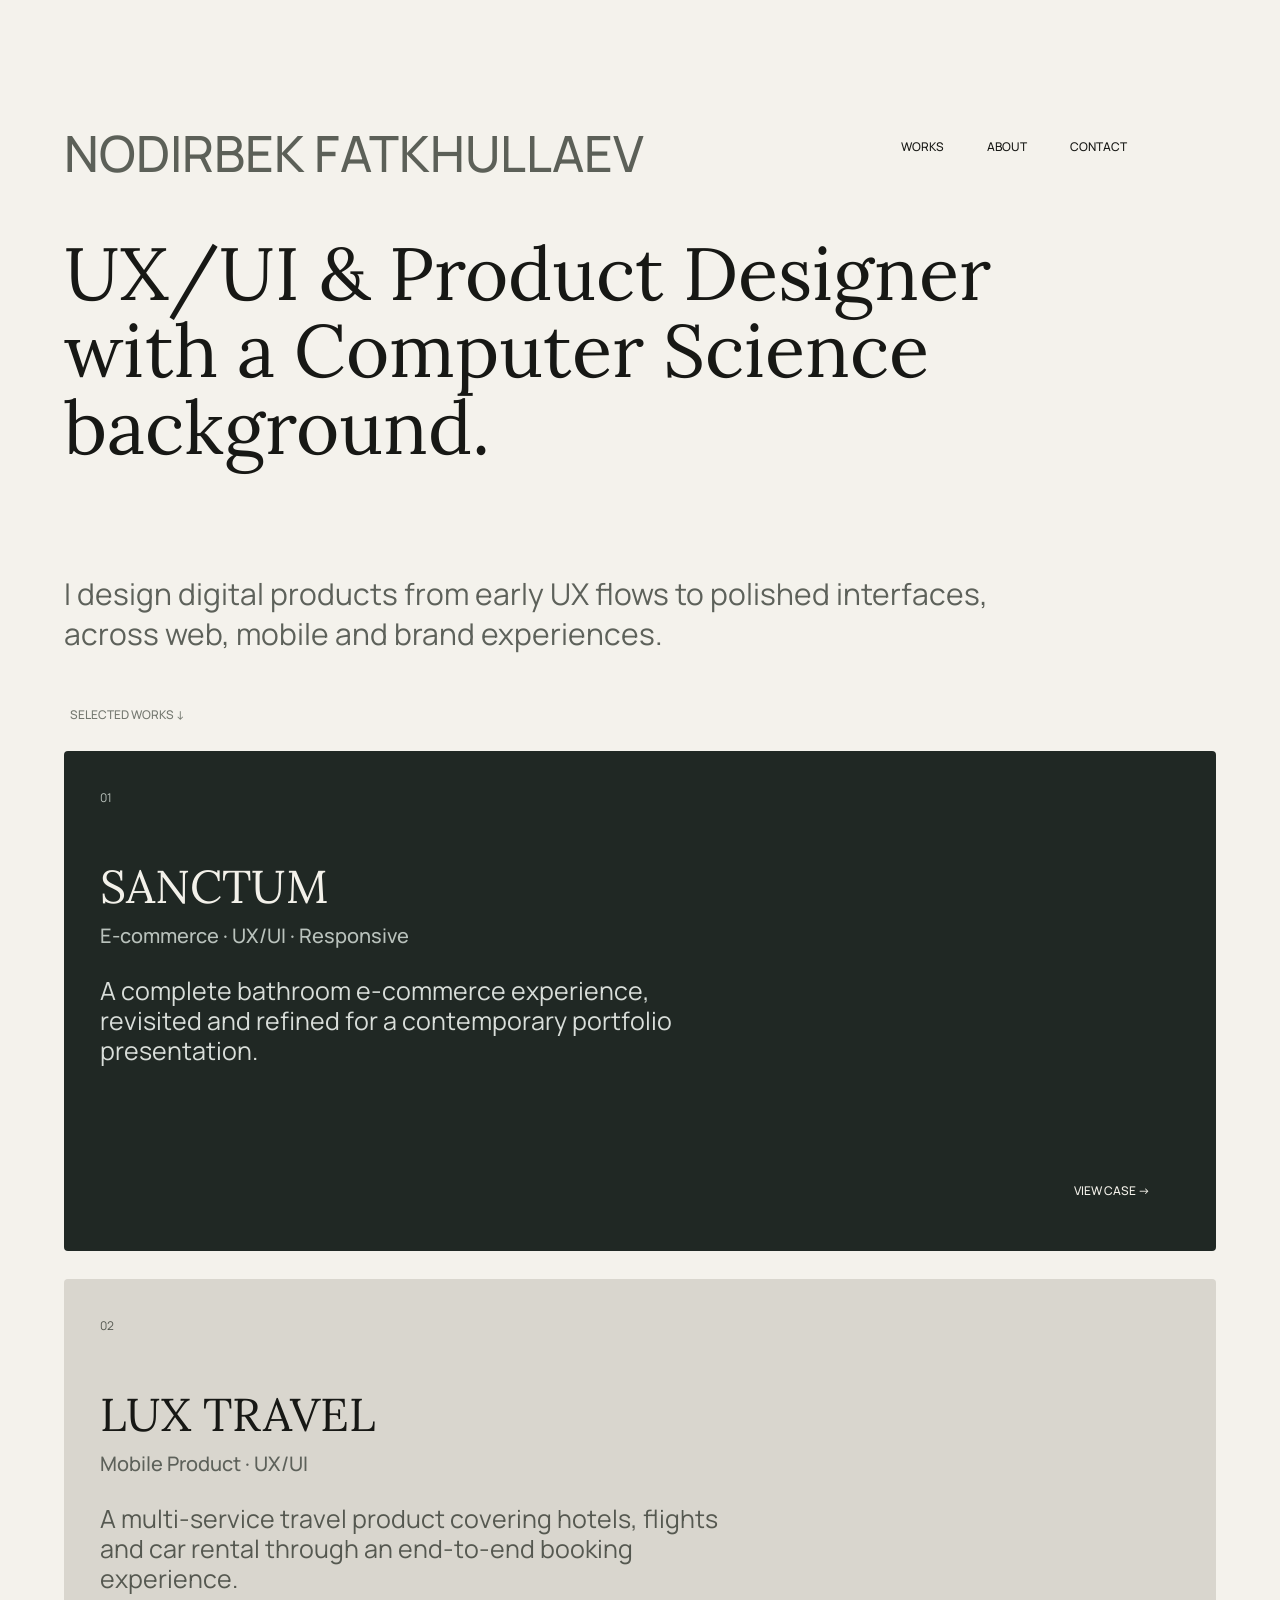
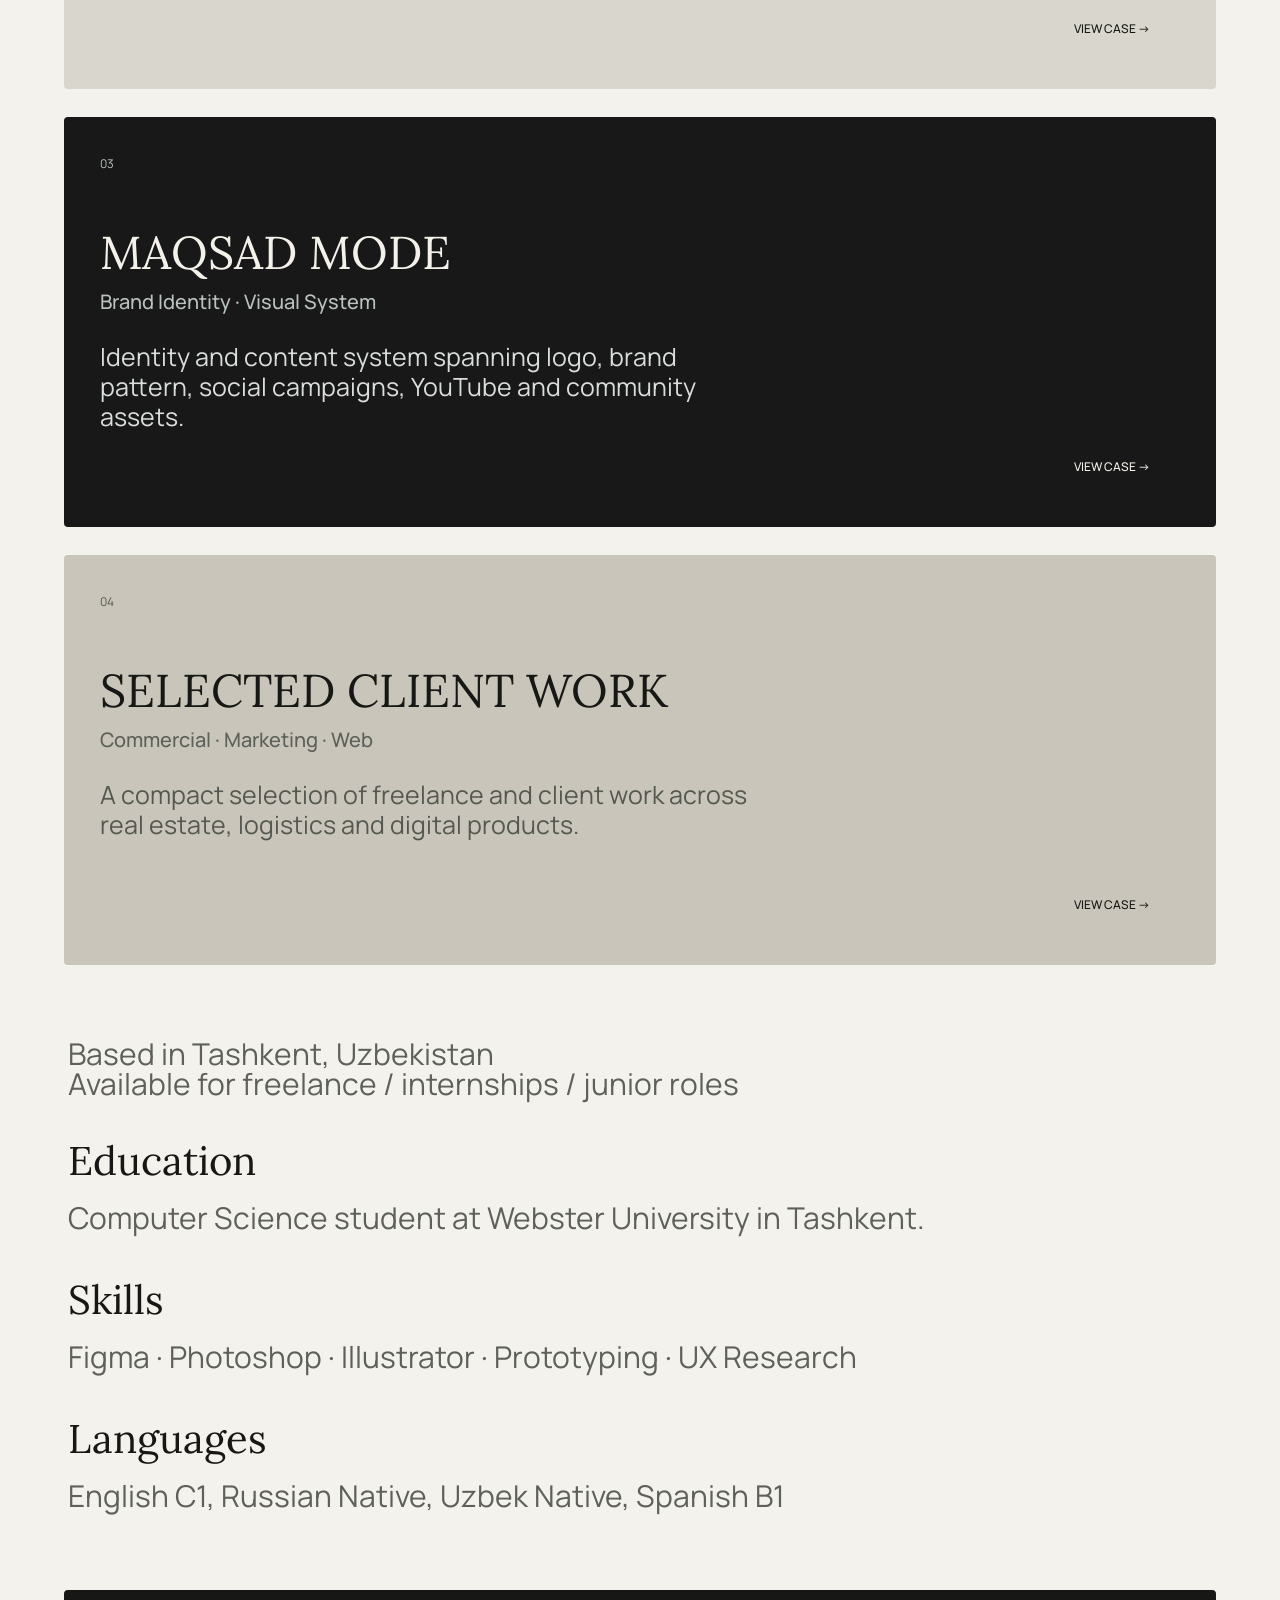
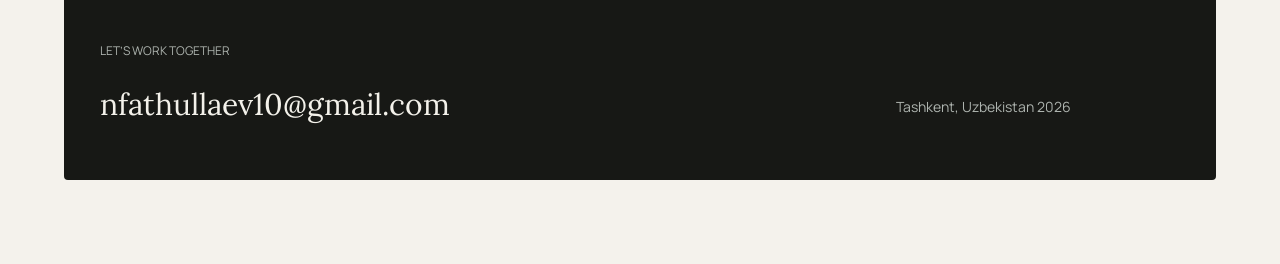
<file: index.html>
<!doctype html><html lang="en"><head><meta charset="utf-8"><meta name="viewport" content="width=device-width,initial-scale=1"><title>Nodirbek Fatkhullaev — Portfolio</title><meta name="description" content="UX/UI & Product Designer portfolio — Nodirbek Fatkhullaev."><link rel="stylesheet" href="style.css"></head><body class="page-overview"><main class="overview-shell"><header class="overview-header"><div class="name">NODIRBEK FATKHULLAEV</div><nav><a href="#works">WORKS</a><a href="#about">ABOUT</a><a href="#contact">CONTACT</a></nav></header><section class="overview-hero"><h1>UX/UI &amp; Product Designer<br>with a Computer Science background.</h1><p>I design digital products from early UX flows to polished interfaces, across web, mobile and brand experiences.</p><span>SELECTED WORKS ↓</span></section><section id="works" class="overview-works"><a class="overview-card sanctum-card" href="sanctum.html"><small>01</small><h2>SANCTUM</h2><h3>E-commerce · UX/UI · Responsive</h3><p>A complete bathroom e-commerce experience, revisited and refined for a contemporary portfolio presentation.</p><b>VIEW CASE →</b></a><a class="overview-card lux-card" href="lux-travel.html"><small>02</small><h2>LUX TRAVEL</h2><h3>Mobile Product · UX/UI</h3><p>A multi-service travel product covering hotels, flights and car rental through an end-to-end booking experience.</p><b>VIEW CASE →</b></a><a class="overview-card maqsad-card" href="maqsad-mode.html"><small>03</small><h2>MAQSAD MODE</h2><h3>Brand Identity · Visual System</h3><p>Identity and content system spanning logo, brand pattern, social campaigns, YouTube and community assets.</p><b>VIEW CASE →</b></a><a class="overview-card client-card" href="client-work.html"><small>04</small><h2>SELECTED CLIENT WORK</h2><h3>Commercial · Marketing · Web</h3><p>A compact selection of freelance and client work across real estate, logistics and digital products.</p><b>VIEW CASE →</b></a></section><section id="about" class="overview-about"><p class="availability">Based in Tashkent, Uzbekistan<br>Available for freelance / internships / junior roles</p><div><h2>Education</h2><p>Computer Science student at Webster University in Tashkent.</p></div><div><h2>Skills</h2><p>Figma · Photoshop · Illustrator · Prototyping · UX Research</p></div><div><h2>Languages</h2><p>English C1, Russian Native, Uzbek Native, Spanish B1</p></div></section><footer id="contact" class="overview-contact"><div><small>LET’S WORK TOGETHER</small><a href="mailto:nfathullaev10@gmail.com">nfathullaev10@gmail.com</a></div><span>Tashkent, Uzbekistan 2026</span></footer></main><!-- synced with Figma overview 10:3 after text adjustment --></body></html>
</file>
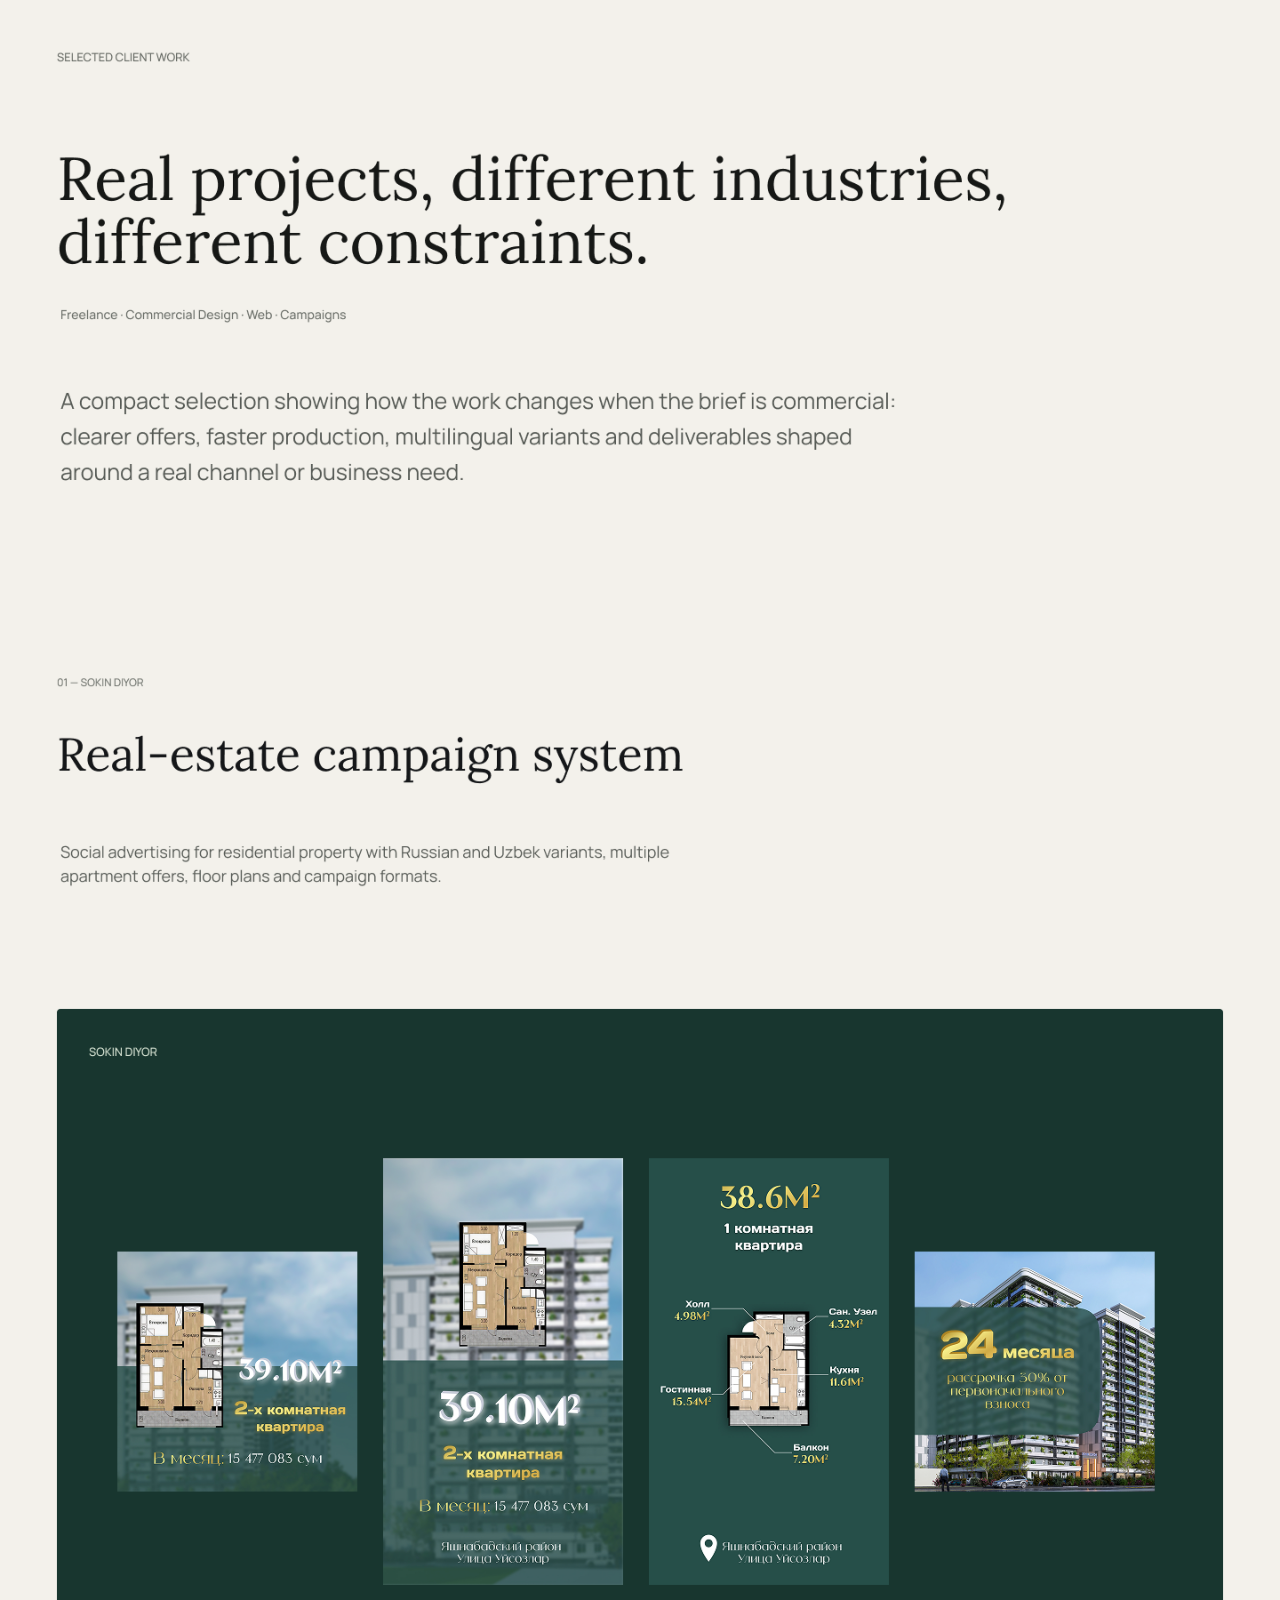
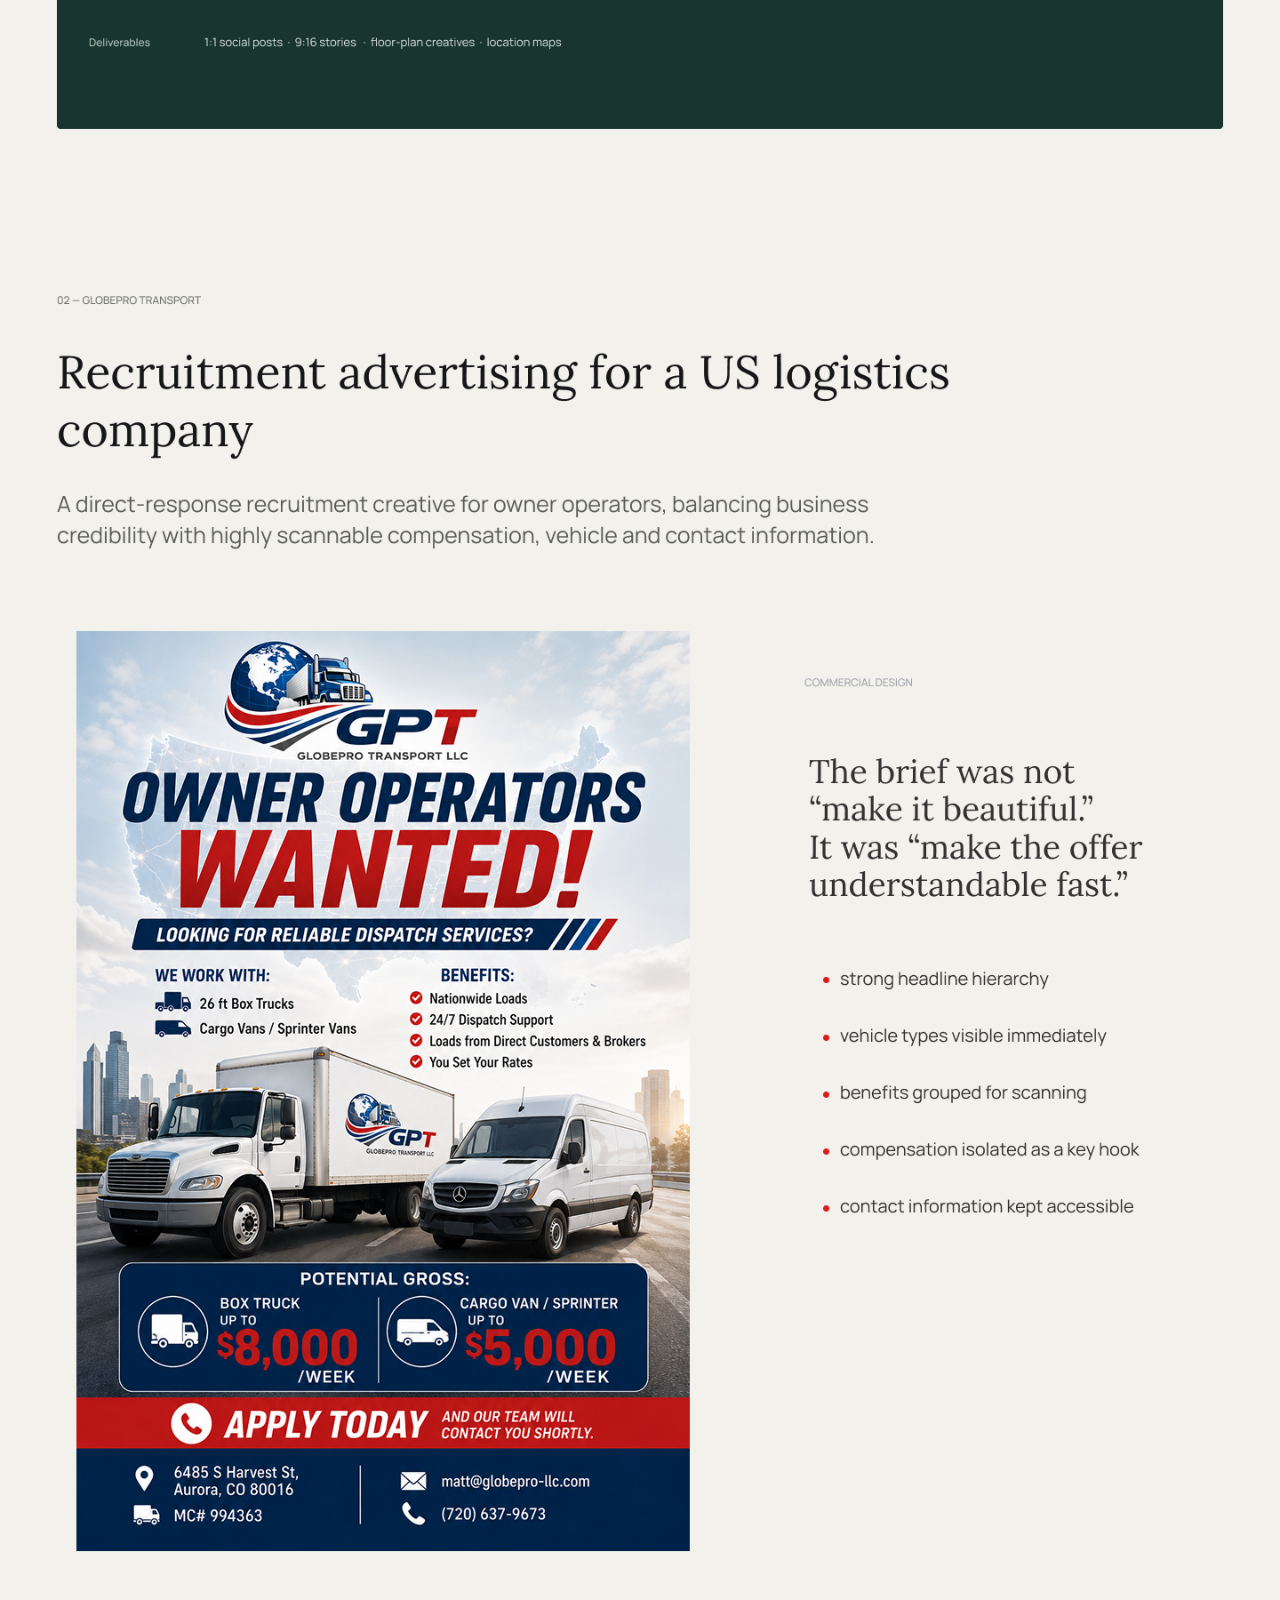
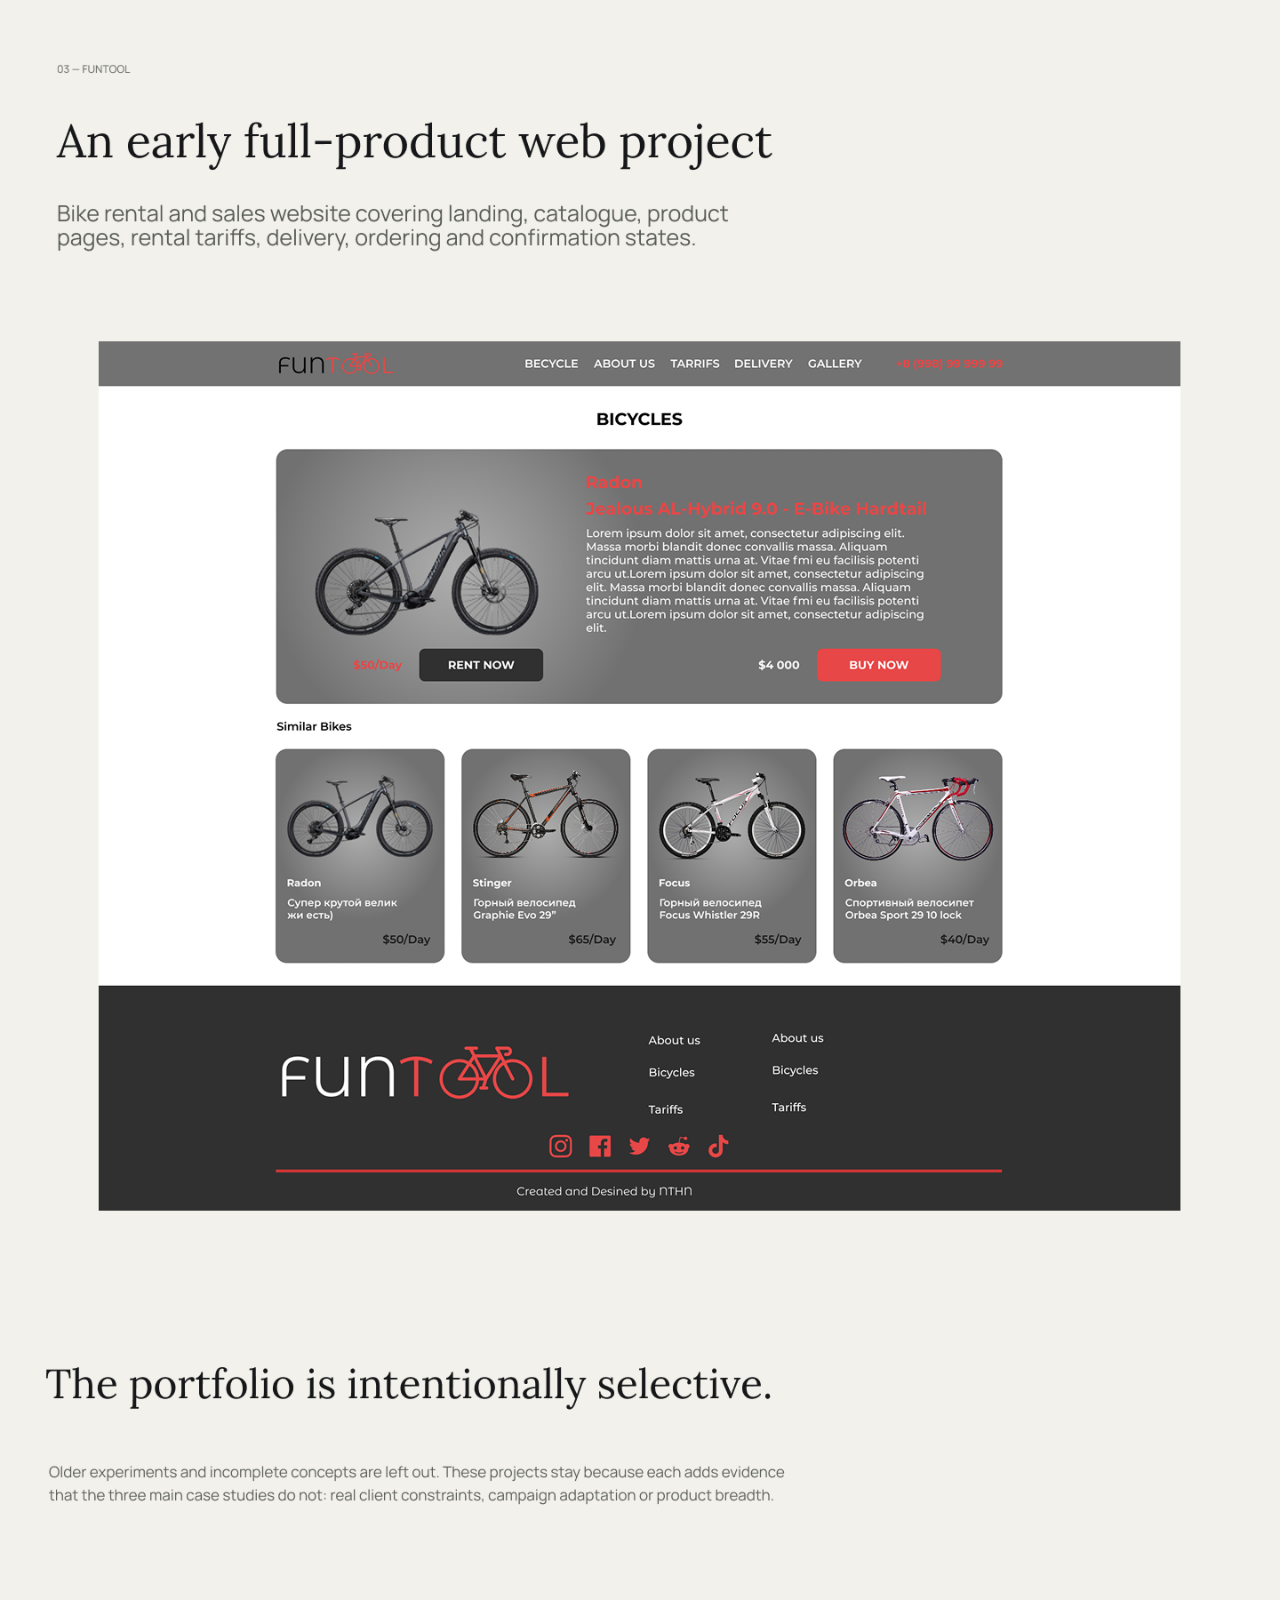
<file: client-work.html>
<!doctype html><html lang="en"><head><meta charset="utf-8"><meta name="viewport" content="width=device-width,initial-scale=1"><title>Selected Client Work — Nodirbek</title><style>*{box-sizing:border-box}html,body{margin:0;background:#f1eee8}.page{display:block;width:100%;max-width:1440px;height:auto;margin:0 auto}</style></head><body><a href="index.html" aria-label="Back to portfolio"><img class="page" src="Selected%20Client%20Work%20%E2%80%94%20Portfolio.png" alt="Selected client work"></a></body></html>
</file>
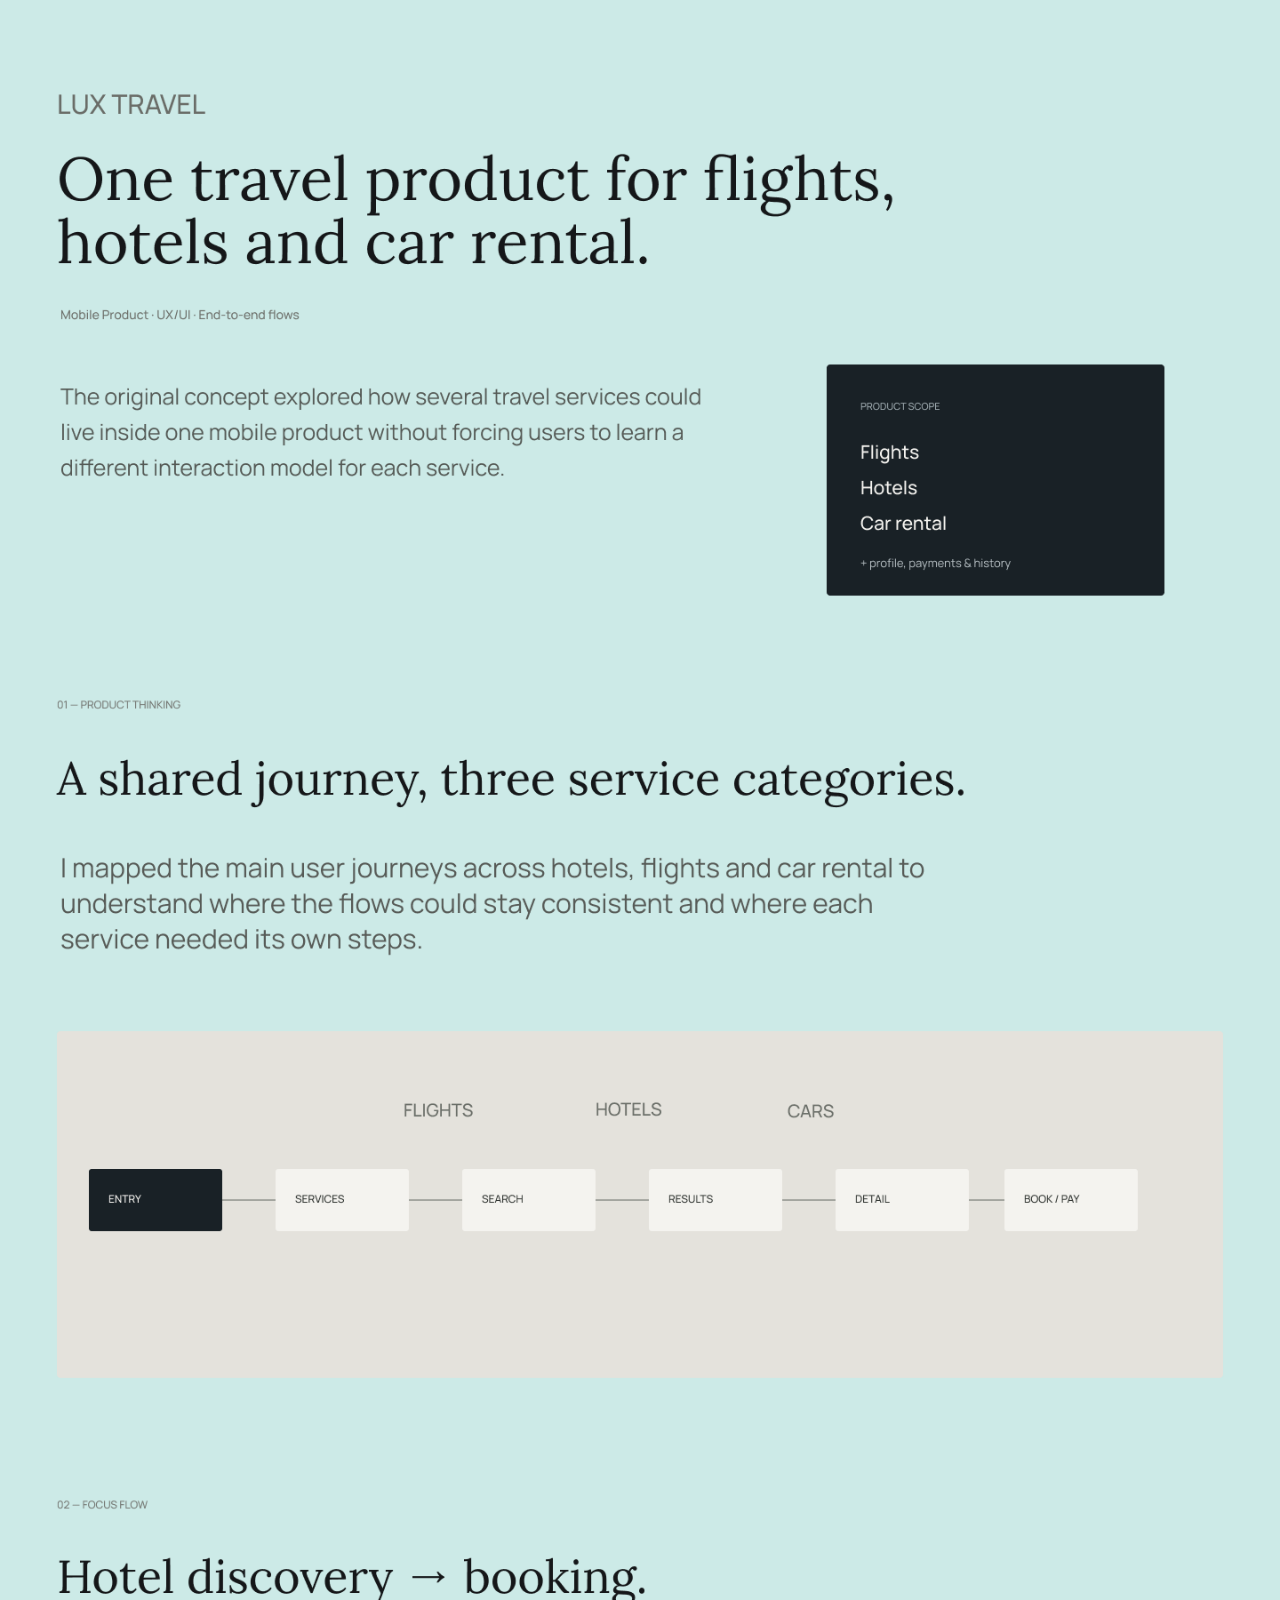
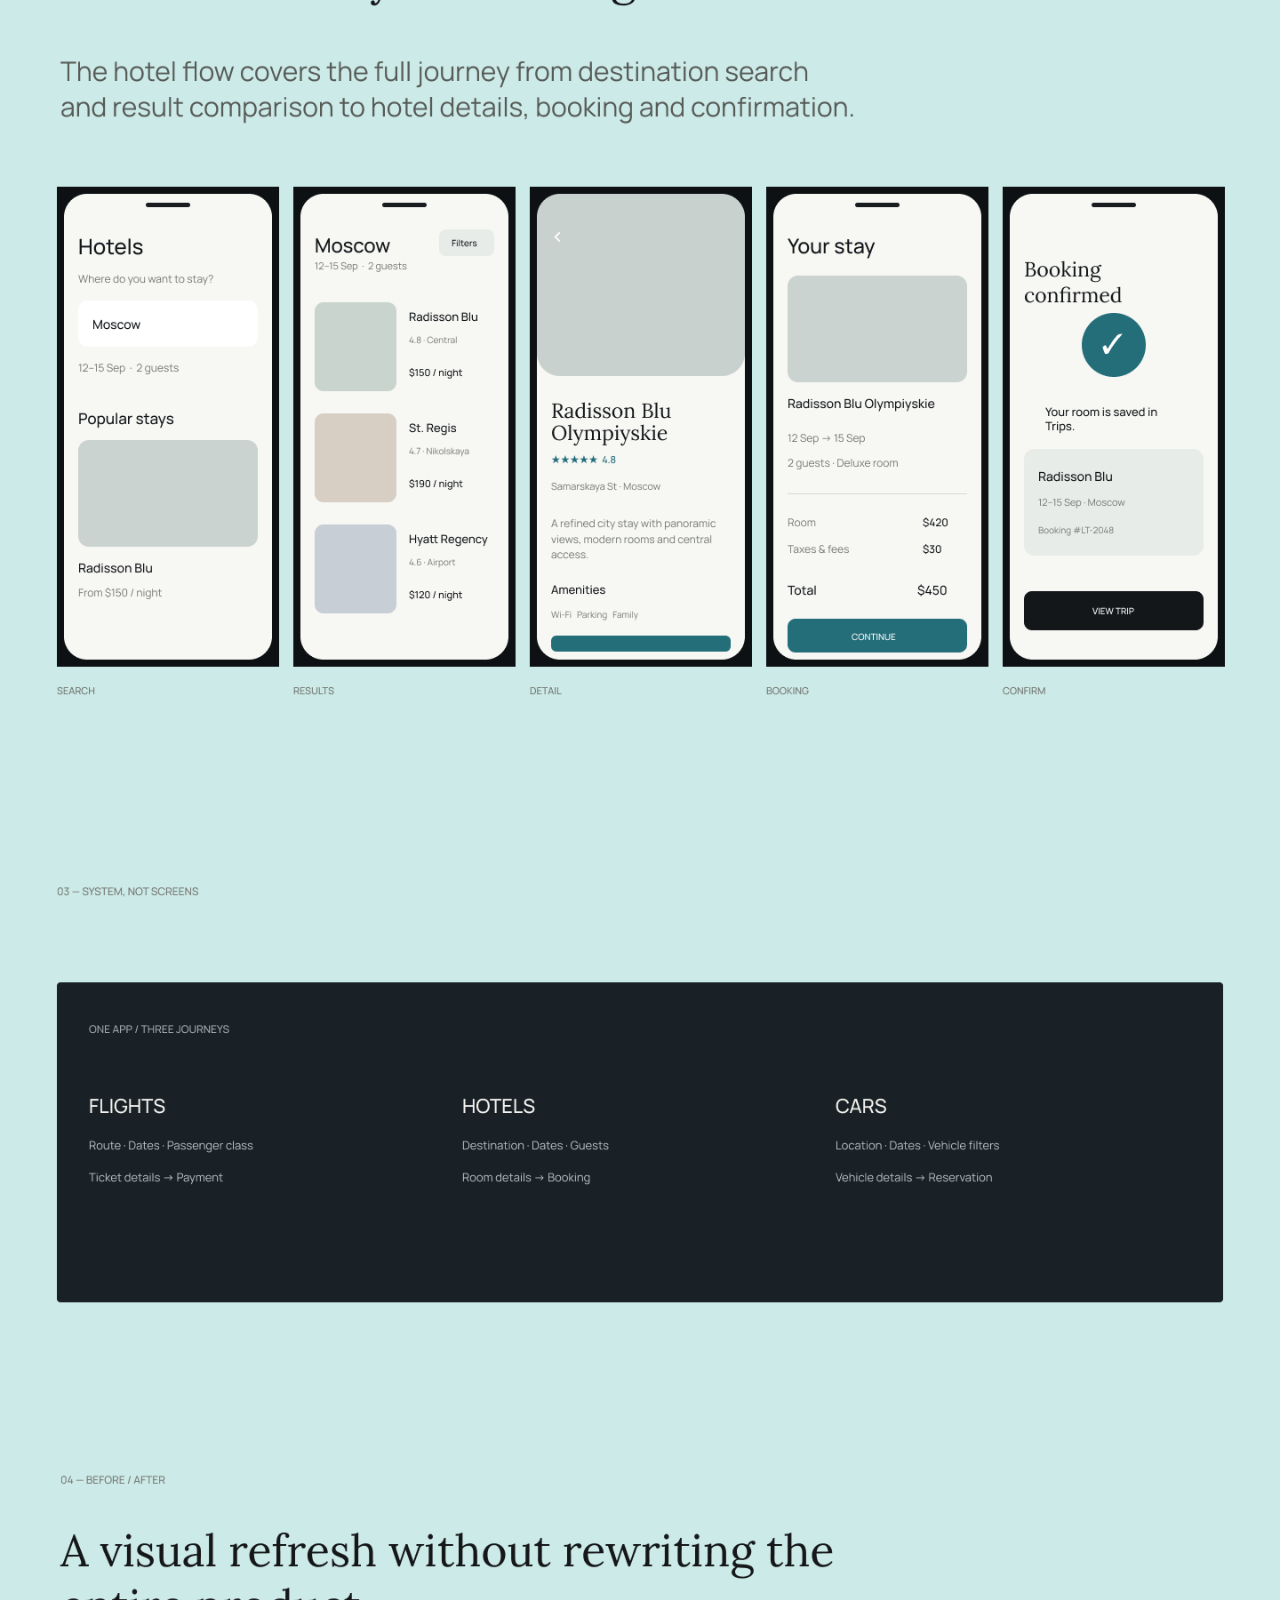
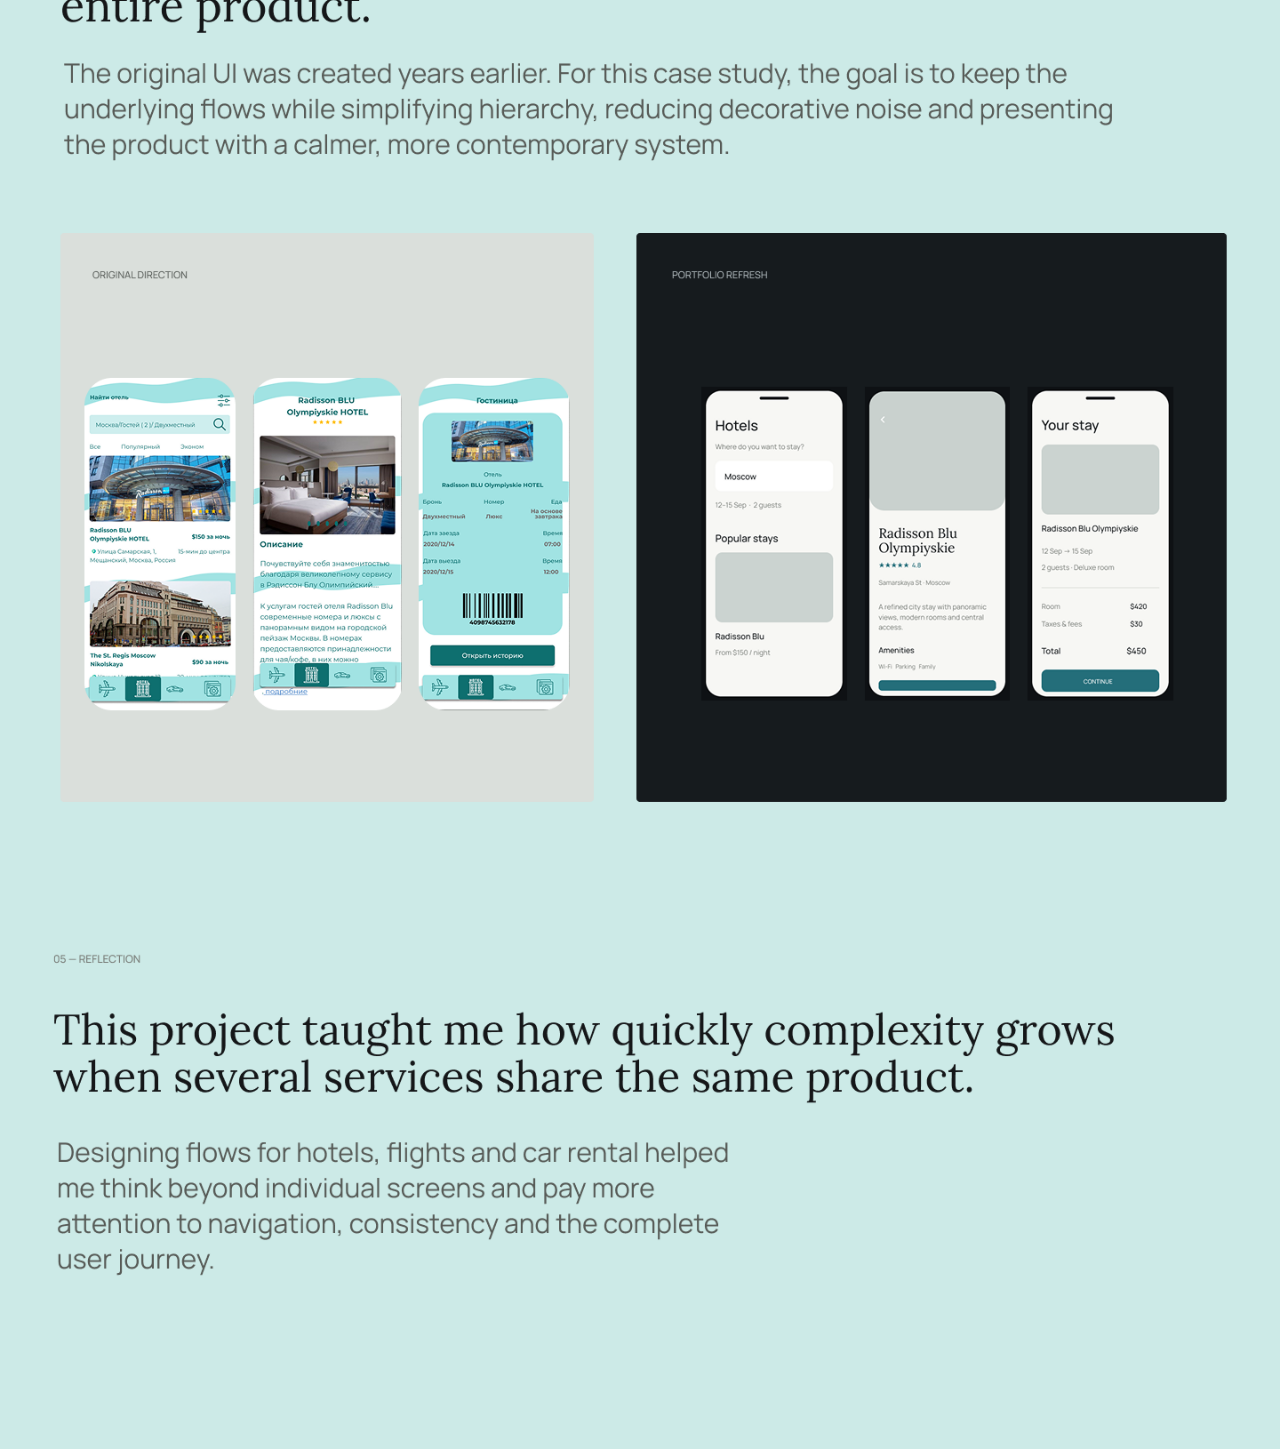
<file: lux-travel.html>
<!doctype html><html lang="en"><head><meta charset="utf-8"><meta name="viewport" content="width=device-width,initial-scale=1"><title>Lux Travel — Nodirbek</title><style>*{box-sizing:border-box}html,body{margin:0;background:#f2eee7}.page{display:block;width:100%;max-width:1440px;height:auto;margin:0 auto}</style></head><body><a href="index.html" aria-label="Back to portfolio"><img class="page" src="Lux%20Travel%20%E2%80%94%20Case%20Study.png" alt="Lux Travel case study"></a></body></html>
</file>
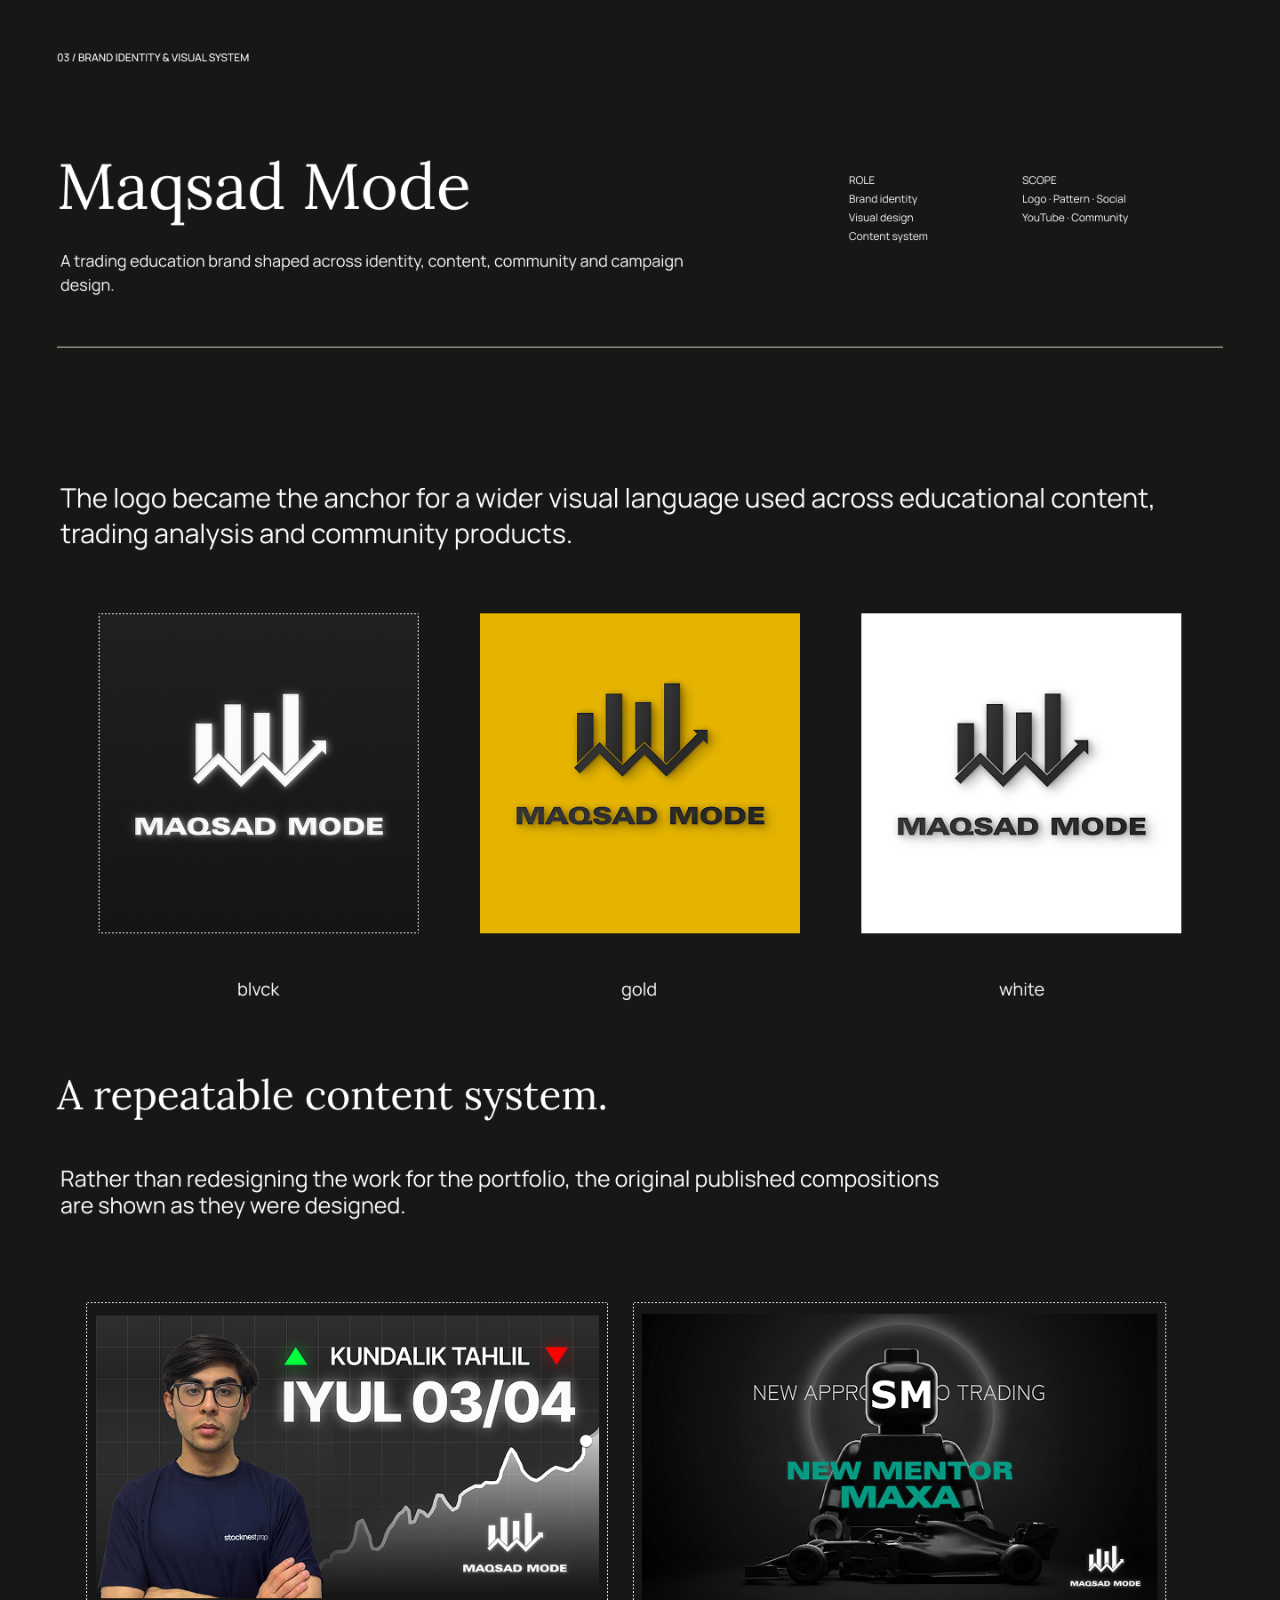
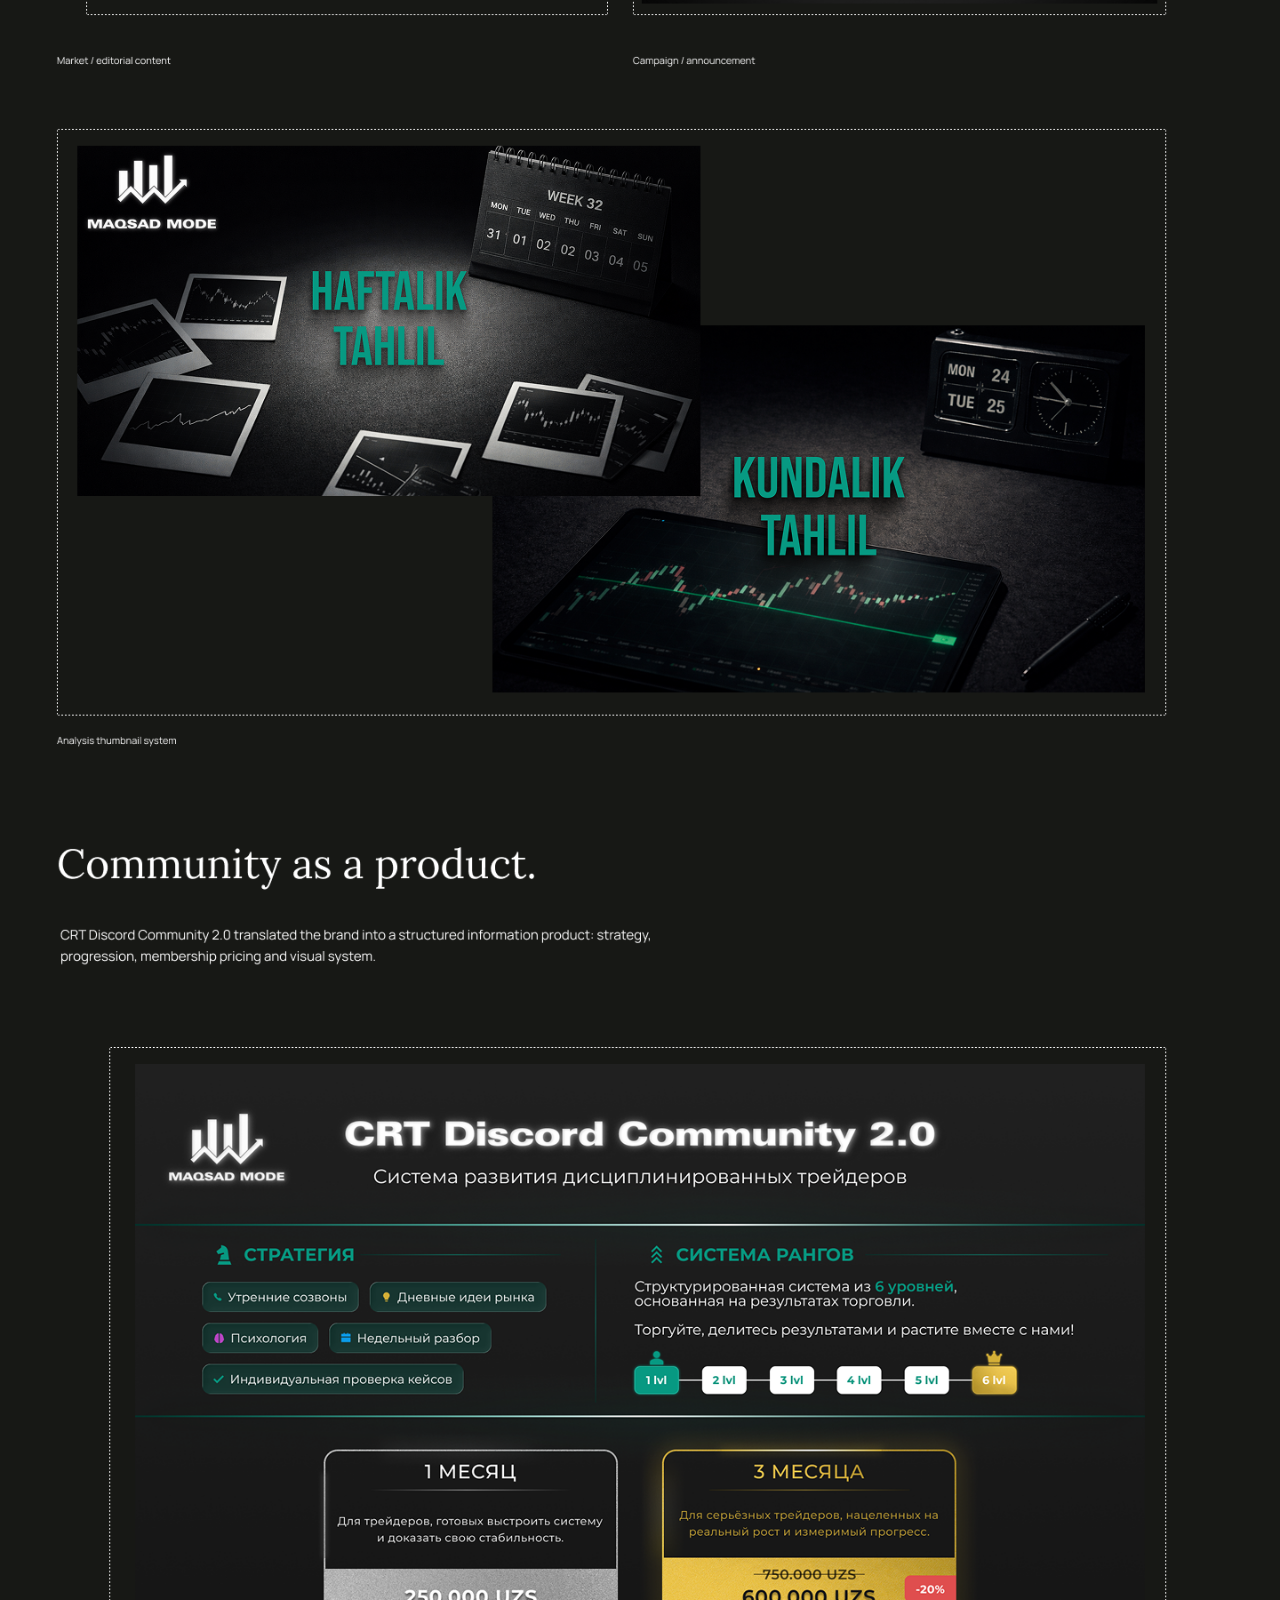
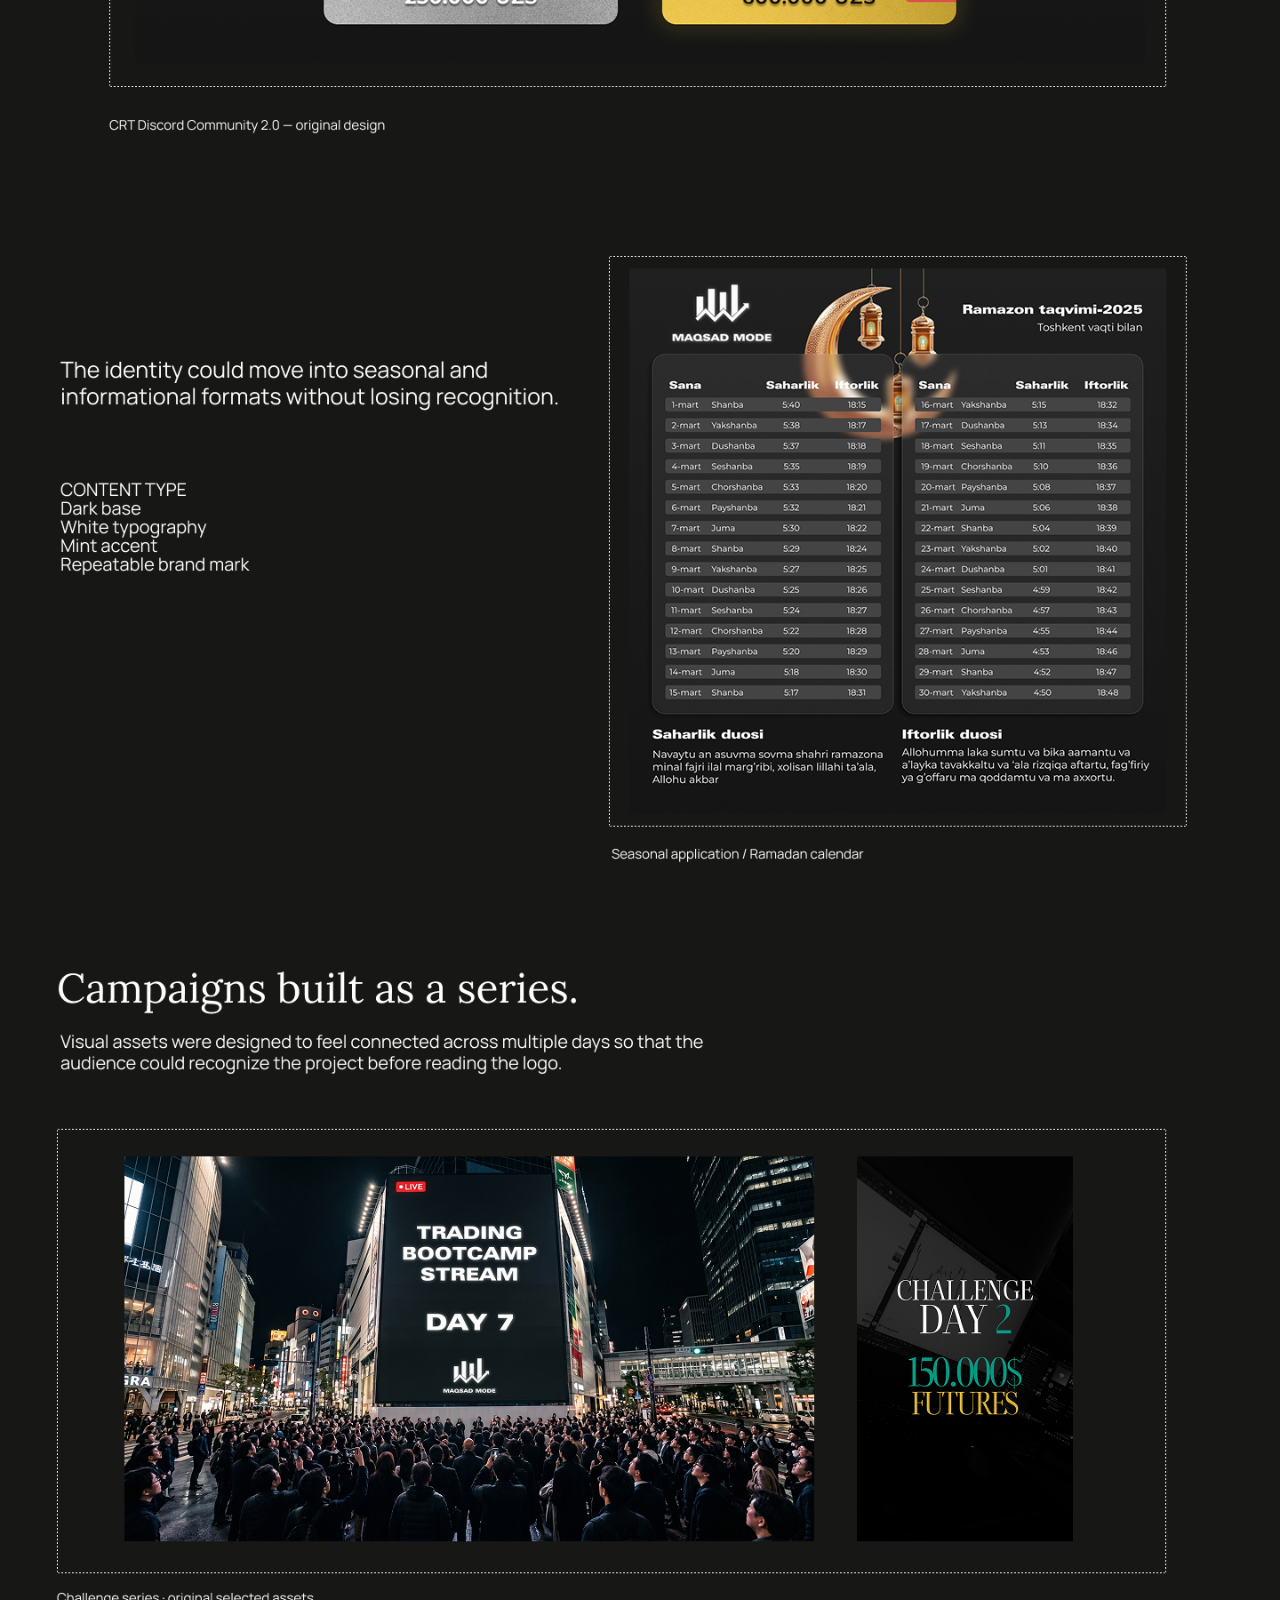
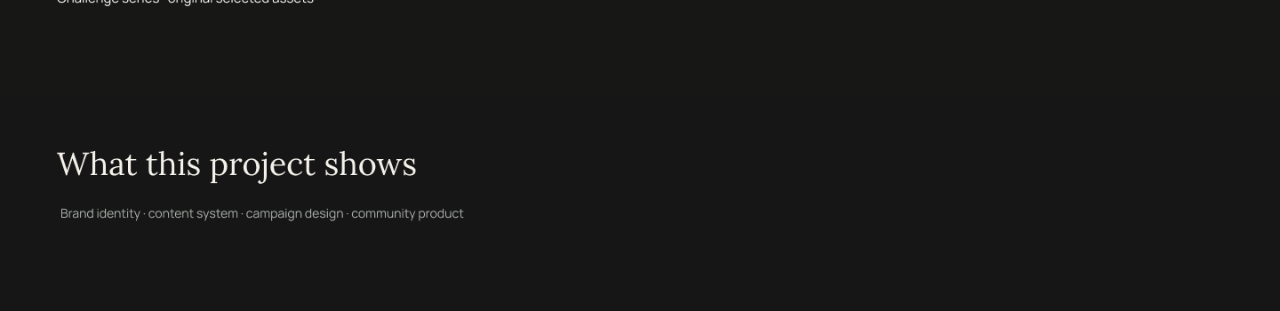
<file: maqsad-mode.html>
<!doctype html><html lang="en"><head><meta charset="utf-8"><meta name="viewport" content="width=device-width,initial-scale=1"><title>Maqsad Mode — Nodirbek</title><style>*{box-sizing:border-box}html,body{margin:0;background:#101010}.page{display:block;width:100%;max-width:1440px;height:auto;margin:0 auto}</style></head><body><a href="index.html" aria-label="Back to portfolio"><img class="page" src="Maqsad%20Mode%20%E2%80%94%20Case%20Study%20Clean.png" alt="Maqsad Mode case study"></a></body></html>
</file>
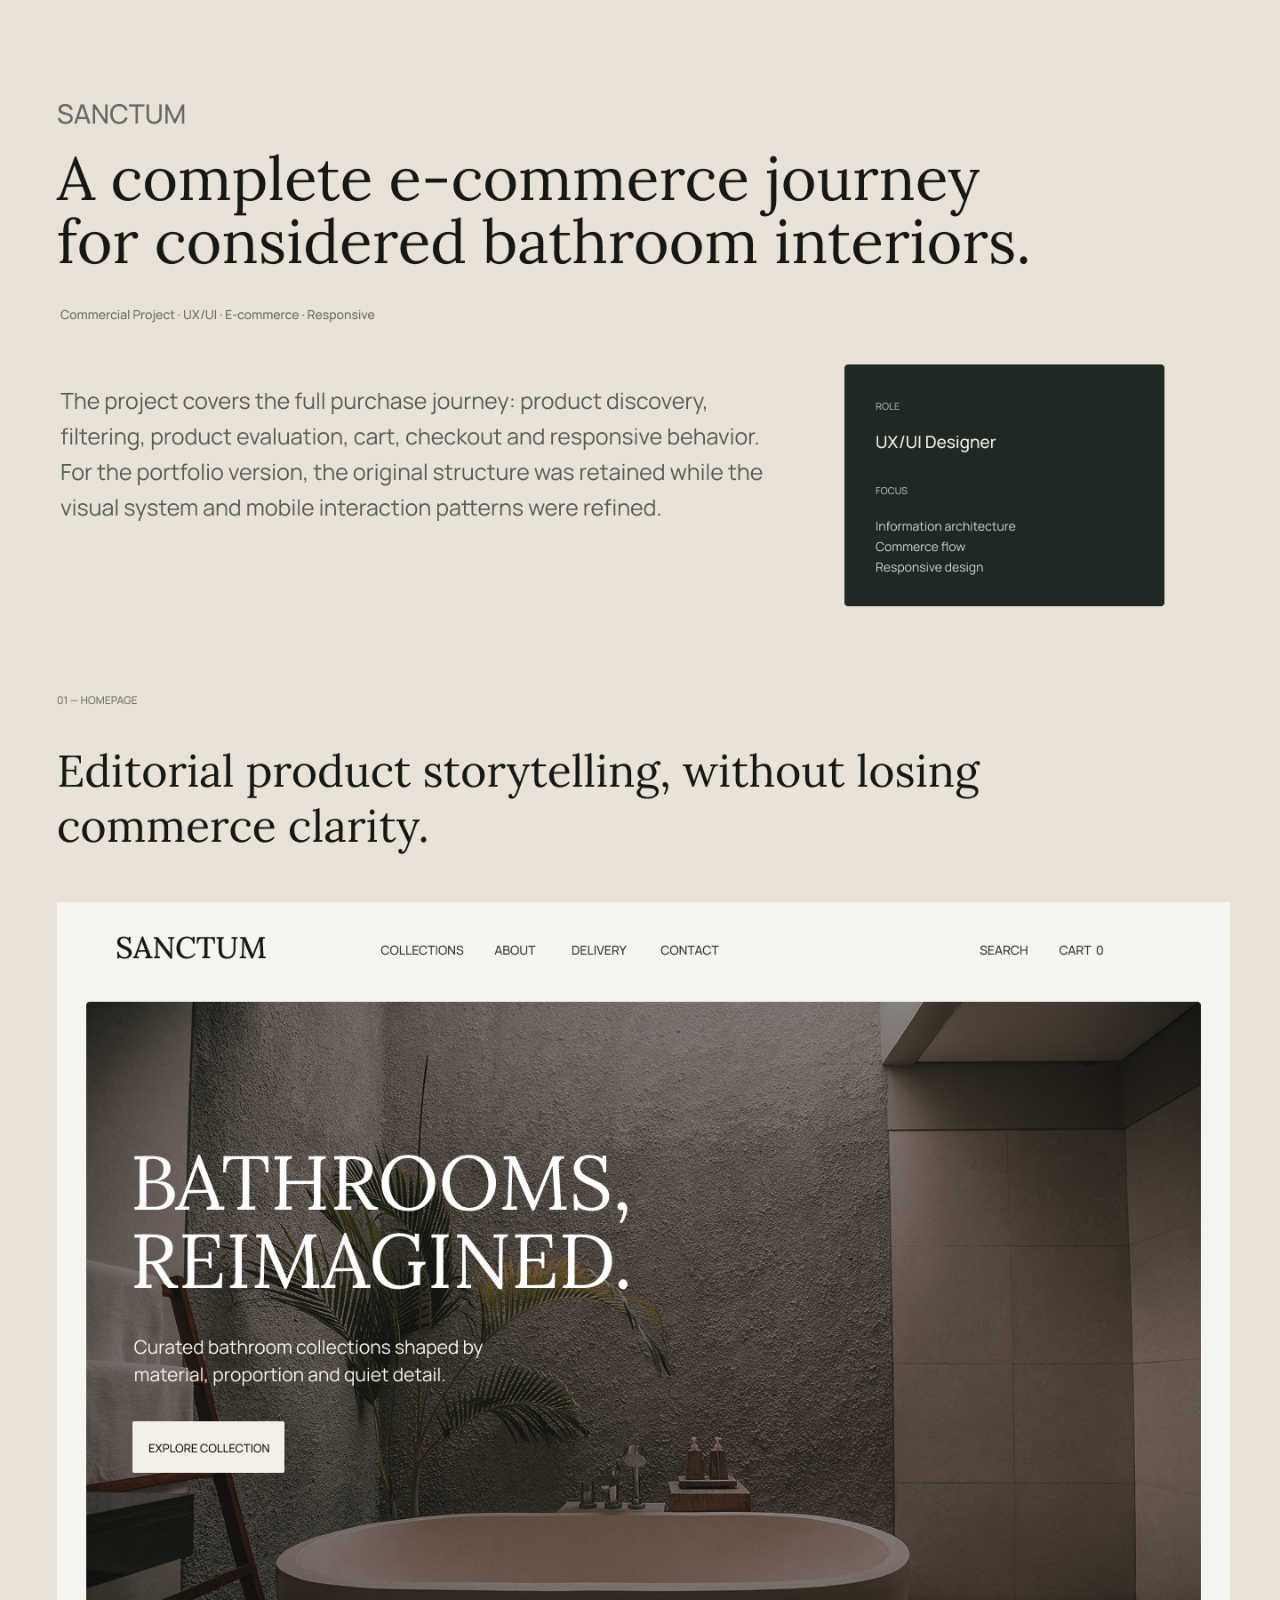
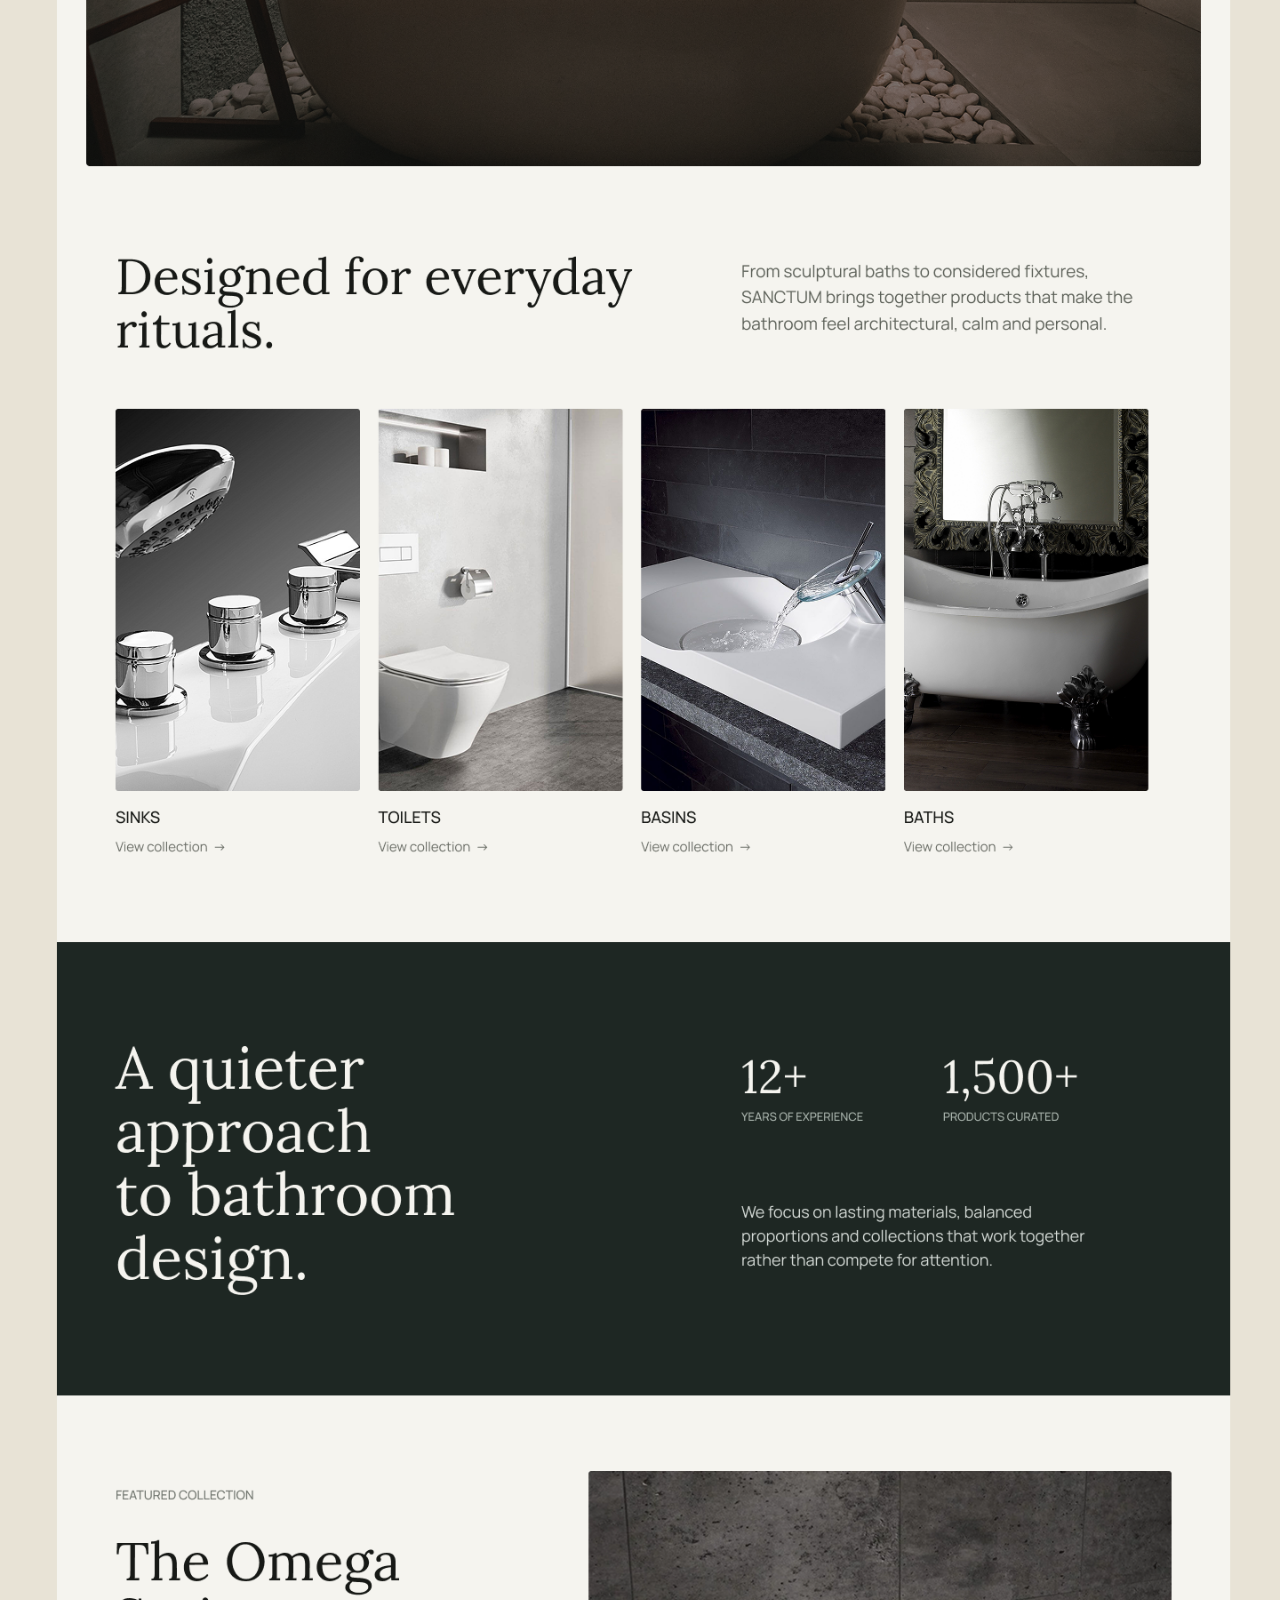
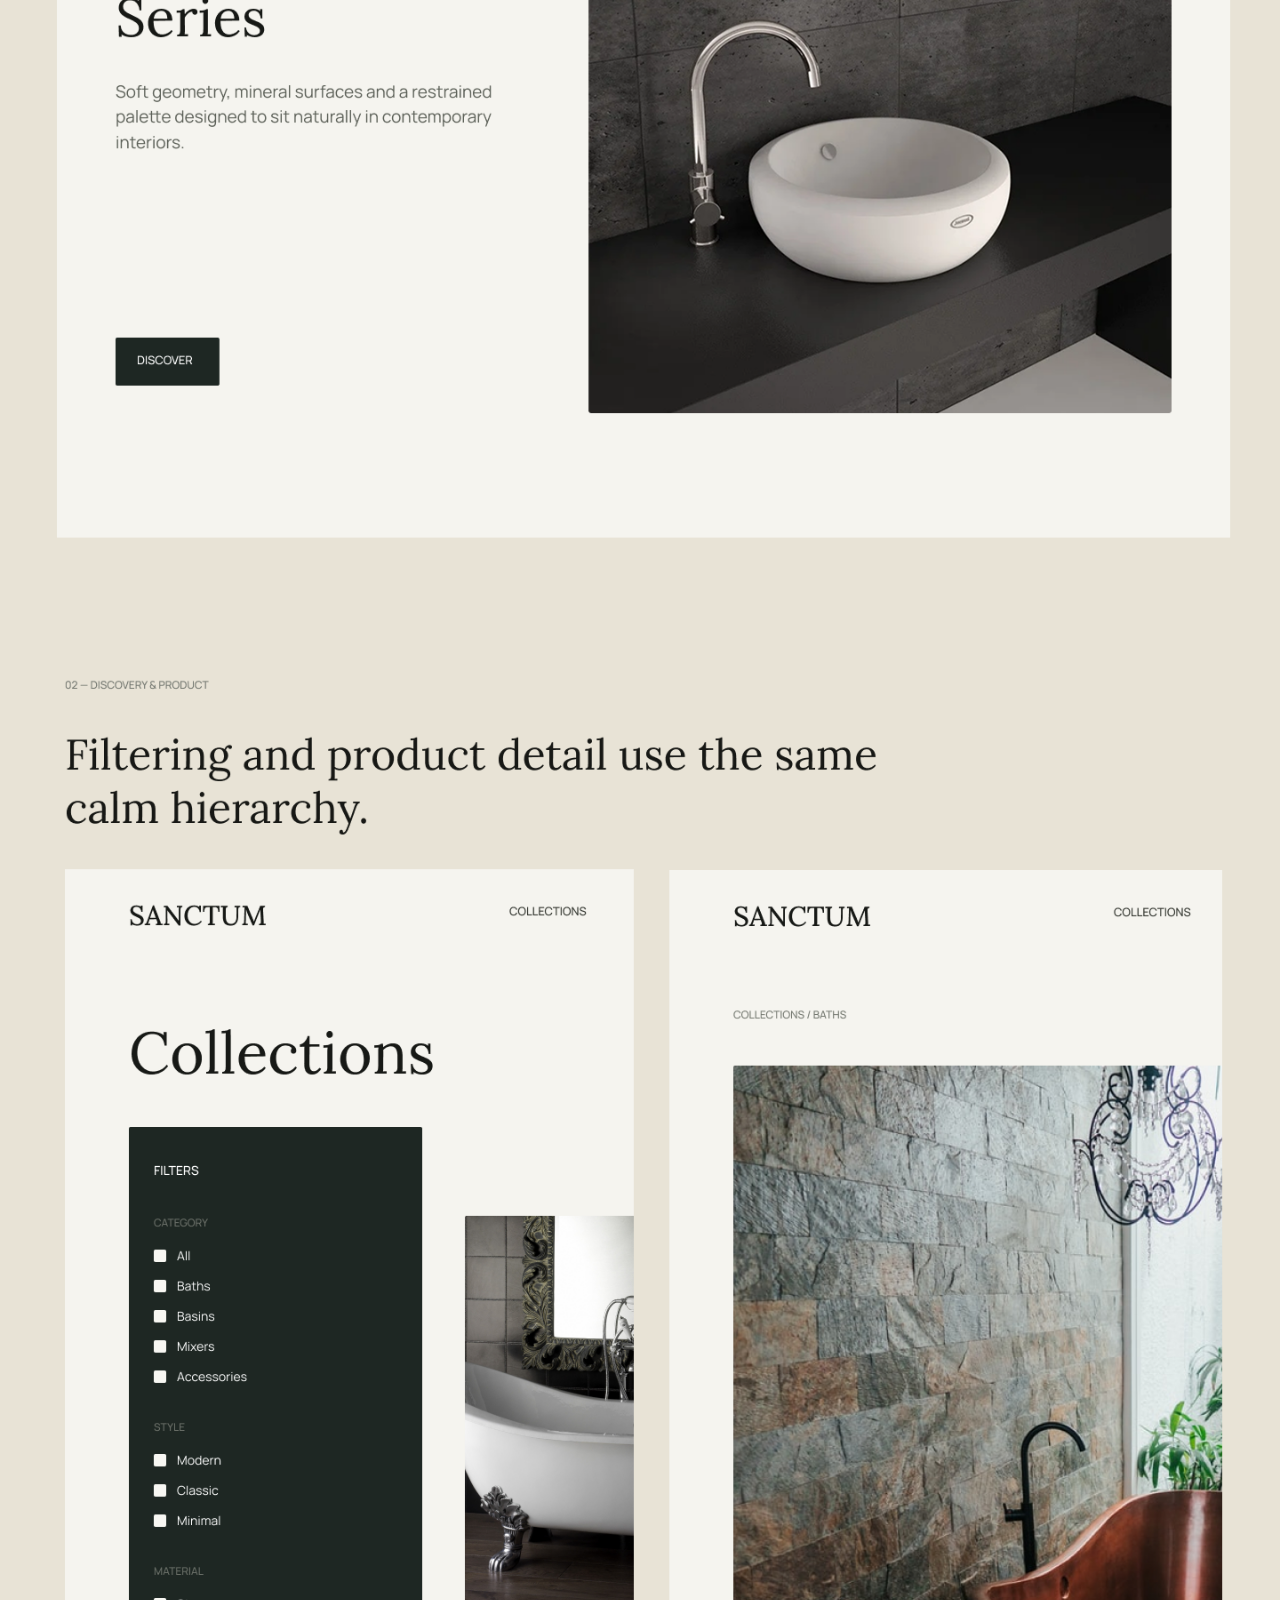
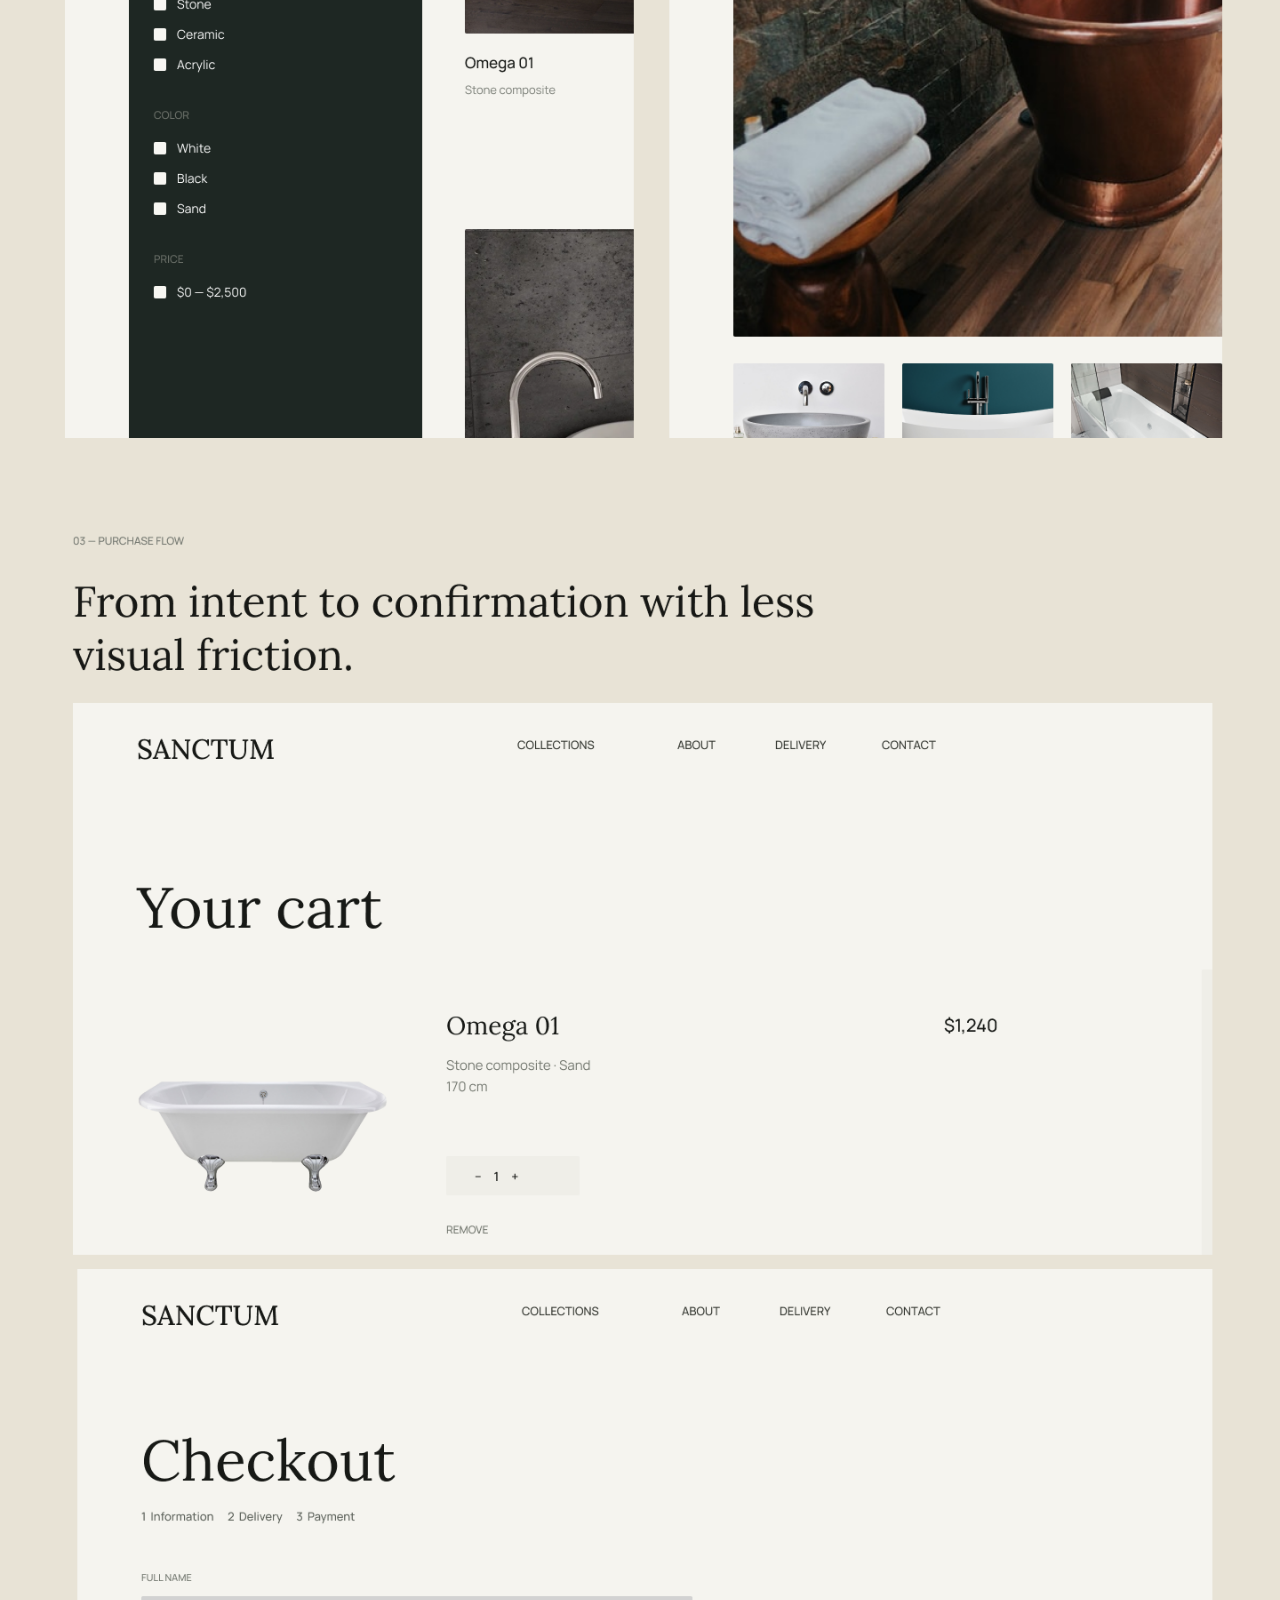
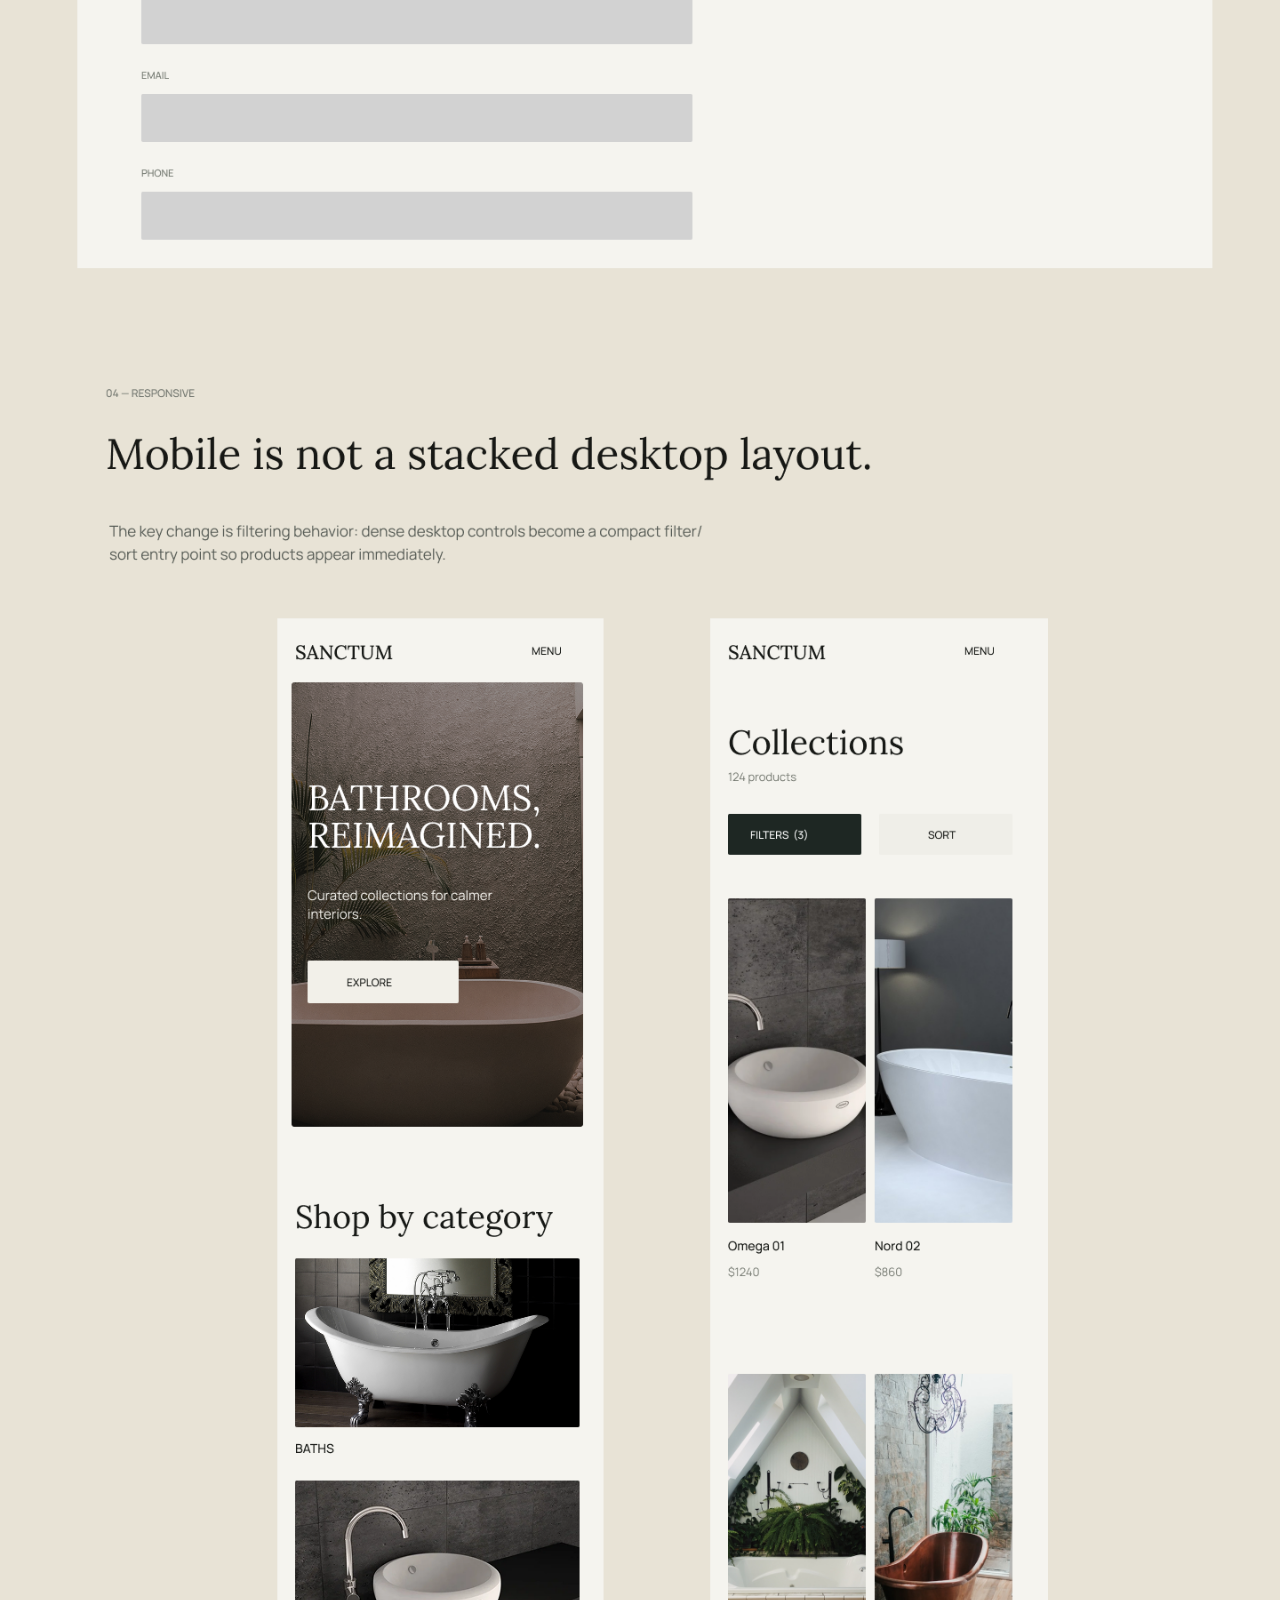
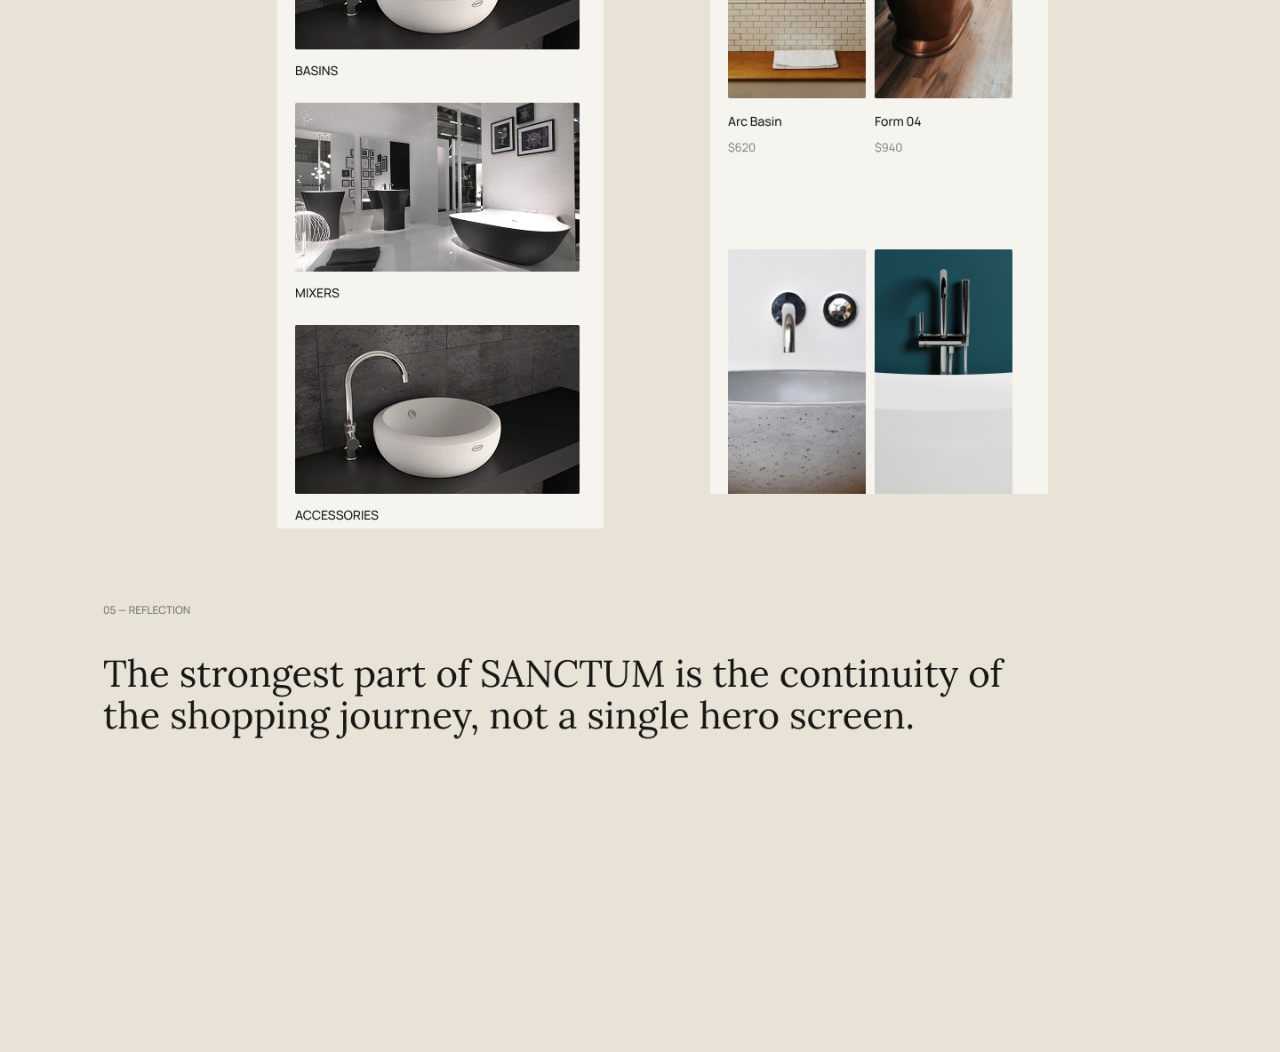
<file: sanctum.html>
<!doctype html><html lang="en"><head><meta charset="utf-8"><meta name="viewport" content="width=device-width,initial-scale=1"><title>SANCTUM — Nodirbek</title><style>*{box-sizing:border-box}html,body{margin:0;background:#e8e3d6}.page{display:block;width:100%;max-width:1440px;height:auto;margin:0 auto}</style></head><body><a href="index.html" aria-label="Back to portfolio"><img class="page" src="SANCTUM%20%E2%80%94%20Case%20Study.png" alt="SANCTUM case study"></a></body></html>
</file>
<file: style.css>
@import url('https://fonts.googleapis.com/css2?family=Lora:wght@400;500&family=Manrope:wght@400;500&display=swap');*{box-sizing:border-box}html{scroll-behavior:smooth}body{margin:0}.page-overview{background:#f4f2ec;color:#171815;font-family:'Manrope',sans-serif}.overview-shell{width:min(100%,1440px);margin:0 auto;padding:0 64px 84px}.overview-header{height:210px;display:flex;align-items:flex-start;justify-content:space-between;padding-top:140px}.overview-header .name{font-size:50px;line-height:.52;color:#5c6058;font-weight:500}.overview-header nav{display:flex;gap:43px;margin-right:89px}.overview-header nav a{font-size:12px;line-height:1.2;color:#171815;text-decoration:none;font-weight:500}.overview-hero{padding-top:25px}.overview-hero h1{font-family:'Lora',serif;font-size:74px;line-height:1.04;font-weight:400;margin:0;max-width:1150px}.overview-hero p{font-size:30px;line-height:40px;color:#5d615a;max-width:963px;margin:108px 0 48px}.overview-hero span{font-size:12px;color:#747870;font-weight:500;margin-left:6px}.overview-works{display:grid;gap:28px;margin-top:27px}.overview-card{position:relative;display:block;text-decoration:none;border-radius:4px;padding:40px 36px;color:#171815;min-height:410px}.overview-card small{display:block;font-size:12px;line-height:1.2;margin-bottom:54px}.overview-card h2{font-family:'Lora',serif;font-size:46px;line-height:1.2;font-weight:400;margin:0 0 10px}.overview-card h3{font-size:20px;line-height:1.2;font-weight:500;margin:0 0 28px}.overview-card p{font-size:25px;line-height:30px;margin:0;max-width:652px;font-weight:400}.overview-card b{position:absolute;right:66px;bottom:52px;font-size:12px;line-height:1.2;font-weight:500}.sanctum-card{background:#202824;color:#f3f1ea;min-height:500px}.sanctum-card small,.sanctum-card h3{color:#b9c2bc}.sanctum-card p{color:#d9deda}.lux-card{background:#d9d6ce}.lux-card small,.lux-card p{color:#555850}.lux-card h3{color:#5d615a}.maqsad-card{background:#181818;color:#f3f1ea}.maqsad-card small,.maqsad-card h3{color:#b9c2bc}.maqsad-card p{color:#d9deda}.client-card{background:#c9c5ba}.client-card small,.client-card p{color:#555850}.client-card h3{color:#5d615a}.overview-about{padding:74px 4px 0}.overview-about .availability{font-size:30px;line-height:30px;color:#5d615a;margin:0 0 34px}.overview-about>div{margin-top:34px}.overview-about h2{font-family:'Lora',serif;font-weight:400;font-size:40px;line-height:55px;margin:0 0 10px}.overview-about p{font-size:30px;line-height:40px;color:#5d615a;margin:0}.overview-contact{height:190px;background:#171815;color:#f3f1ea;border-radius:4px;margin-top:74px;padding:54px 36px;display:flex;align-items:flex-start;justify-content:space-between}.overview-contact small{display:block;font-size:12px;line-height:1.2;color:#aeb4af;margin-bottom:28px}.overview-contact a{font-family:'Lora',serif;font-size:30px;line-height:36px;color:#f3f1ea;text-decoration:none}.overview-contact span{font-size:14px;line-height:1.2;color:#aeb4af;margin:55px 109px 0 0}@media(max-width:900px){.overview-shell{padding:0 20px 40px}.overview-header{height:130px;padding-top:48px;align-items:flex-start}.overview-header .name{font-size:22px;line-height:1.1}.overview-header nav{gap:16px;margin-right:0}.overview-header nav a{font-size:10px}.overview-hero{padding-top:18px}.overview-hero h1{font-size:44px;line-height:1.02}.overview-hero p{font-size:18px;line-height:26px;margin:38px 0 28px}.overview-works{gap:14px}.overview-card,.sanctum-card{min-height:310px;padding:26px 22px}.overview-card small{margin-bottom:38px}.overview-card h2{font-size:34px}.overview-card h3{font-size:15px}.overview-card p{font-size:17px;line-height:23px;max-width:80%}.overview-card b{right:22px;bottom:24px;font-size:10px}.overview-about{padding-top:42px}.overview-about .availability,.overview-about p{font-size:18px;line-height:26px}.overview-about h2{font-size:30px;line-height:38px}.overview-contact{height:auto;min-height:160px;padding:32px 22px;flex-direction:column;gap:24px}.overview-contact a{font-size:24px}.overview-contact span{margin:0}}
</file>
